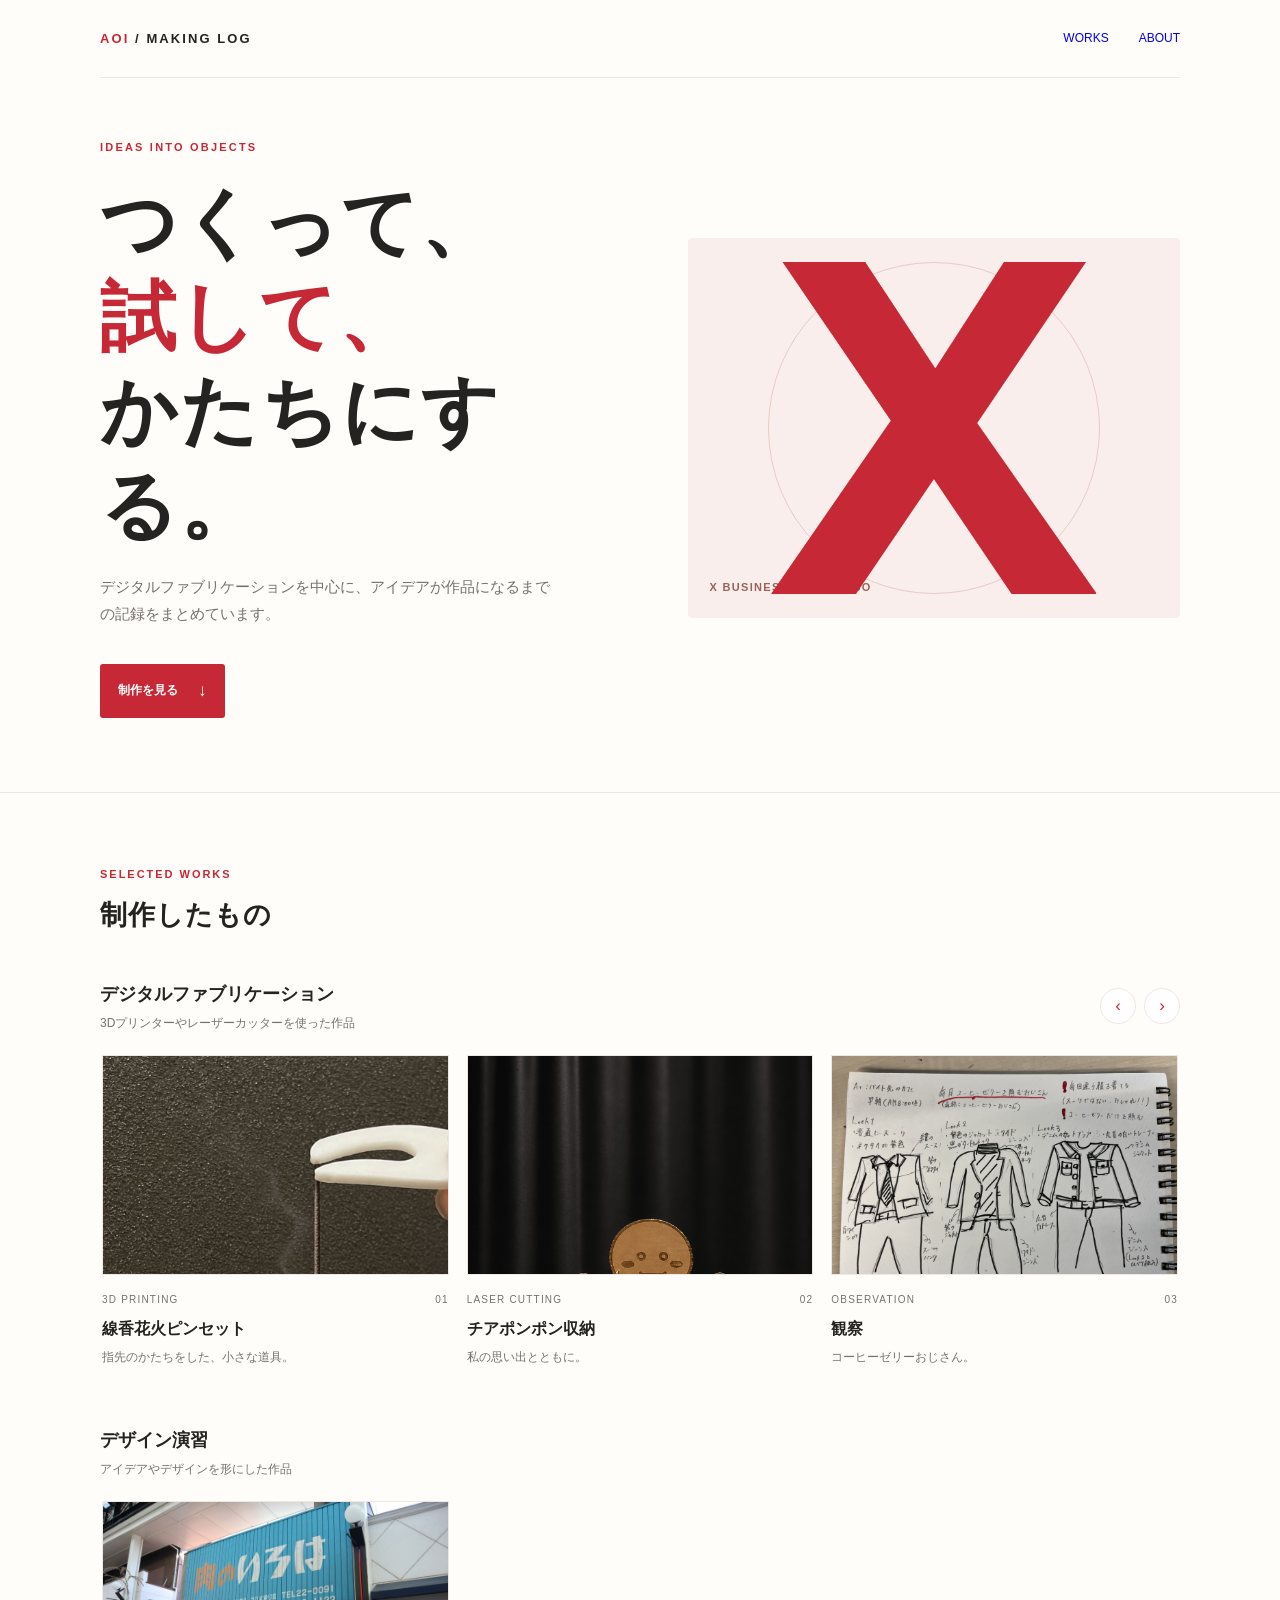
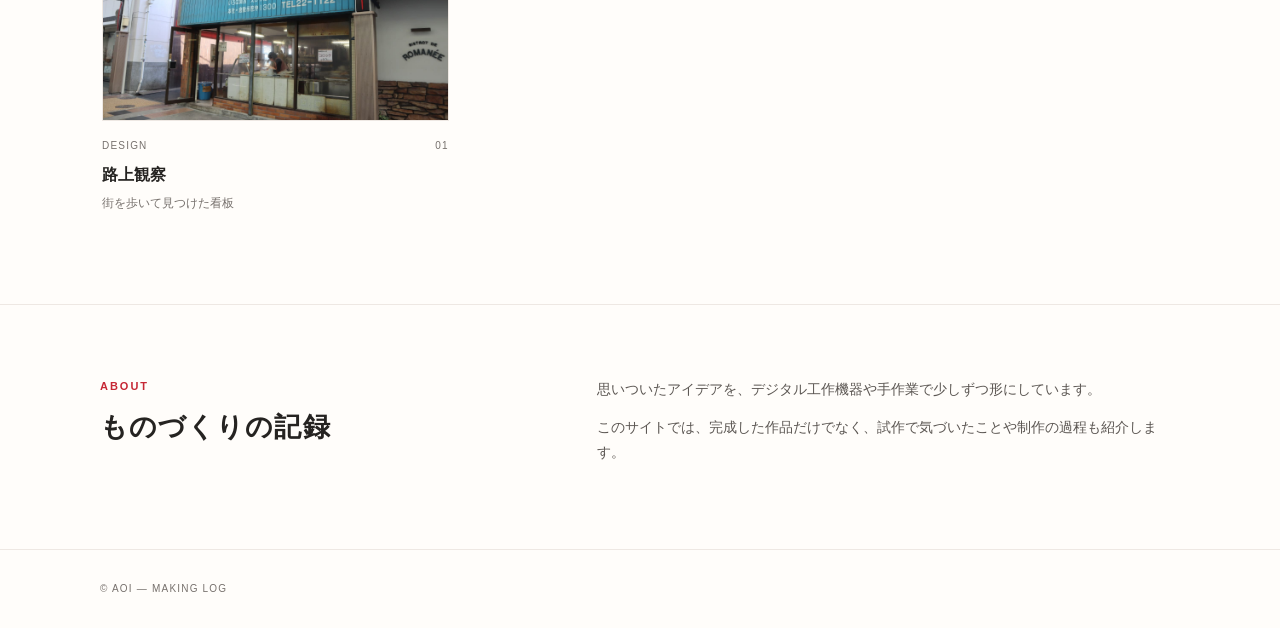
<file: index.html>
<head>
   <!doctype html>
<html lang="ja">
<head>
  <meta charset="utf-8">
  <meta name="viewport" content="width=device-width, initial-scale=1">
  <meta name="description" content="アイデアを試して、手を動かして、かたちにする。制作記録と作品をまとめたポートフォリオ。">
  <title>AOI — 制作ポートフォリオ</title>
  <style>
    :root {
      --red: #c62835;
      --red-dark: #8f1725;
      --ink: #252321;
      --muted: #77716d;
      --paper: #fffdfa;
      --line: #eee8e3;
      --pink: #f9eeec;
    }

    * {
      box-sizing: border-box;
    }

    html {
      scroll-behavior: smooth;
    }

    body {
      margin: 0;
      color: var(--ink);
      background: var(--paper);
      font-family: "Helvetica Neue", Arial, "Hiragino Kaku Gothic ProN",
        "Noto Sans JP", sans-serif;
      line-height: 1.8;
    }

    .wrap {
      width: min(1080px, calc(100% - 48px));
      margin: auto;
    }

    header {
      height: 78px;
      display: flex;
      align-items: center;
      justify-content: space-between;
      border-bottom: 1px solid var(--line);
    }

    .brand {
      color: var(--ink);
      font-size: 13px;
      font-weight: 800;
      letter-spacing: 0.16em;
      text-decoration: none;
    }

    .brand b {
      color: var(--red);
    }

    nav {
      display: flex;
      gap: 30px;
      color: var(--muted);
      font-size: 12px;
    }

    nav a {
      text-decoration: none;
      transition: color 0.2s;
    }

    nav a:hover {
      color: var(--red);
    }

    .hero {
      min-height: 570px;
      display: grid;
      grid-template-columns: 1.04fr 0.96fr;
      align-items: center;
      gap: 5%;
      padding: 60px 0 74px;
    }

    .eyebrow {
      color: var(--red);
      font-size: 11px;
      font-weight: 700;
      letter-spacing: 0.2em;
    }

    h1 {
      margin: 18px 0 20px;
      font-size: clamp(44px, 6vw, 76px);
      line-height: 1.24;
      letter-spacing: 0.03em;
    }

    h1 span {
      color: var(--red);
    }

    .hero p {
      max-width: 450px;
      color: var(--muted);
      font-size: 15px;
    }

    .cta {
      display: inline-flex;
      align-items: center;
      gap: 20px;
      margin-top: 22px;
      padding: 12px 18px;
      border-radius: 3px;
      color: white;
      background: var(--red);
      font-size: 12px;
      font-weight: 700;
      text-decoration: none;
      transition: 0.2s;
    }

    .cta:hover {
      background: var(--red-dark);
      transform: translateY(-2px);
    }

    .cta span {
      font-size: 17px;
    }

    .hero-visual {
      min-height: 380px;
      position: relative;
      display: grid;
      place-items: center;
      overflow: hidden;
      border-radius: 4px;
      background: var(--pink);
    }

    .hero-visual::before,
    .hero-visual::after {
      content: "";
      position: absolute;
      border: 1px solid #e9cbc5;
      border-radius: 50%;
    }

    .hero-visual::before {
      width: 330px;
      height: 330px;
    }

    .hero-visual::after {
      width: 250px;
      height: 250px;
    }

    .hero-visual.logo {
      background: #f9eeec;
    }

    .hero-visual.logo::after {
      display: none;
    }

    .hero-visual.logo svg {
      position: relative;
      z-index: 1;
      width: min(66%, 330px);
      max-width: 330px;
    }

    .logo-caption {
      position: absolute;
      bottom: 20px;
      left: 22px;
      color: #9b625b;
      font-size: 11px;
      font-weight: 700;
      letter-spacing: 0.12em;
    }

    section {
      padding: 72px 0;
      border-top: 1px solid var(--line);
    }

    .section-top {
      display: flex;
      align-items: flex-end;
      justify-content: space-between;
      gap: 20px;
      margin-bottom: 28px;
    }

    .work-category {
      margin-top: 38px;
    }

    .category-heading {
      display: flex;
      align-items: center;
      justify-content: space-between;
      gap: 16px;
      margin-bottom: 18px;
    }

    .category-heading h3 {
      margin: 0;
      font-size: 18px;
    }

    .category-heading p {
      margin: 3px 0 0;
      color: var(--muted);
      font-size: 12px;
    }

    .category-title {
      display: flex;
      flex-direction: column;
    }

    .empty-category {
      padding: 28px;
      border: 1px dashed #dfc7c1;
      background: #fdf8f5;
      color: var(--muted);
      font-size: 13px;
      text-align: center;
    }

    .label {
      color: var(--red);
      font-size: 11px;
      font-weight: 700;
      letter-spacing: 0.18em;
    }

    h2 {
      margin: 6px 0 0;
      font-size: 27px;
      letter-spacing: 0.04em;
    }

    .slider-buttons {
      display: flex;
      gap: 8px;
    }

    .slider-button {
      width: 36px;
      height: 36px;
      display: grid;
      place-items: center;
      border: 1px solid var(--line);
      border-radius: 50%;
      color: var(--red);
      background: white;
      cursor: pointer;
      font-size: 17px;
      transition: 0.2s;
    }

    .slider-button:hover {
      color: white;
      border-color: var(--red);
      background: var(--red);
    }

    .projects {
      display: flex;
      gap: 18px;
      overflow-x: auto;
      padding: 2px 2px 18px;
      scroll-snap-type: x mandatory;
      scroll-behavior: smooth;
      scrollbar-width: thin;
      scrollbar-color: #d9a3a0 #f4efeb;
    }

    .project {
      flex: 0 0 calc((100% - 36px) / 3);
      min-width: 0;
      color: inherit;
      text-decoration: none;
      scroll-snap-align: start;
    }

    .project-image {
      height: 220px;
      display: grid;
      place-items: center;
      overflow: hidden;
      border: 1px solid var(--line);
      background: #f8f3ef;
      transition: transform 0.25s, box-shadow 0.25s;
    }

    .project:hover .project-image {
      transform: translateY(-4px);
      box-shadow: 0 12px 28px #38252212;
    }

    .project-image svg {
      width: 56%;
      height: 75%;
    }

    .project-image img {
      width: 100%;
      height: 100%;
      object-fit: cover;
    }

    .project:nth-child(2) .project-image {
      background: #f0f1ef;
    }

    .project:nth-child(3) .project-image {
      background: #f5f0eb;
    }

    .project-meta {
      display: flex;
      justify-content: space-between;
      margin-top: 16px;
      color: var(--muted);
      font-size: 10px;
      letter-spacing: 0.12em;
    }

    .project h3 {
      margin: 6px 0 3px;
      font-size: 16px;
    }

    .project p {
      margin: 0;
      color: var(--muted);
      font-size: 12px;
    }

    .about {
      display: grid;
      grid-template-columns: 0.8fr 1.2fr;
      gap: 10%;
      align-items: start;
    }

    .about-copy {
      color: #5c5753;
      font-size: 14px;
    }

    .about-copy p {
      margin: 0 0 12px;
    }

    footer {
      padding: 30px 0;
      border-top: 1px solid var(--line);
      color: var(--muted);
      font-size: 10px;
      letter-spacing: 0.12em;
    }

    @media (max-width: 720px) {
      .wrap {
        width: min(100% - 36px, 540px);
      }

      header {
        height: 66px;
      }

      nav {
        gap: 16px;
        font-size: 10px;
      }

      .hero {
        grid-template-columns: 1fr;
        gap: 34px;
        padding: 48px 0 58px;
      }

      .hero-visual {
        min-height: 300px;
      }

      .project {
        flex-basis: calc((100% - 14px) / 2);
      }

      .project-image {
        height: 180px;
      }

      section {
        padding: 54px 0;
      }

      .about {
        grid-template-columns: 1fr;
        gap: 18px;
      }
    }

    @media (max-width: 460px) {
      nav {
        gap: 10px;
      }

      .project {
        flex-basis: 84%;
      }

      .project-image {
        height: 230px;
      }

      .section-top {
        align-items: flex-start;
      }
    }
  </style>
</head>

<body>
  <header class="wrap">
    <a class="brand" href="#top"><b>AOI</b> / MAKING LOG</a>
    <nav>
      <a href="#works">WORKS</a>
      <a href="#about">ABOUT</a>
    </nav>
  </header>

  <main id="top">
    <div class="wrap hero">
      <div>
        <div class="eyebrow">IDEAS INTO OBJECTS</div>
        <h1>つくって、<br><span>試して、</span><br>かたちにする。</h1>
        <p>デジタルファブリケーションを中心に、アイデアが作品になるまでの記録をまとめています。</p>
        <a class="cta" href="#works">制作を見る <span>↓</span></a>
      </div>

      <div class="hero-visual logo" aria-label="赤く着色したXビジネスのロゴ">
        <svg viewBox="0 0 542 553" role="img" aria-labelledby="logo-title">
          <title id="logo-title">赤いXビジネスロゴ</title>
          <defs>
            <filter id="red-logo" color-interpolation-filters="sRGB">
              <feColorMatrix
                type="matrix"
                values="0 0 0 0 0.776
                        0 0 0 0 0.157
                        0 0 0 0 0.208
                        -0.2126 -0.7152 -0.0722 0 1"/>
            </filter>
          </defs>
          <image
            href="https://aochan52.github.io/xbp/digi_fab/images/0_XBlogo.png"
            width="542"
            height="553"
            filter="url(#red-logo)"/>
        </svg>
        <div class="logo-caption">X BUSINESS / RED LOGO</div>
      </div>
    </div>

    <section id="works">
      <div class="wrap">
        <div class="section-top">
          <div>
            <div class="label">SELECTED WORKS</div>
            <h2>制作したもの</h2>
          </div>
        </div>

        <div class="work-category">
          <div class="category-heading">
            <div class="category-title">
              <h3>デジタルファブリケーション</h3>
              <p>3Dプリンターやレーザーカッターを使った作品</p>
            </div>

            <div class="slider-buttons">
              <button class="slider-button" type="button" aria-label="前の作品"
                data-slide="-1" data-target="#digital-fab-slider">‹</button>
              <button class="slider-button" type="button" aria-label="次の作品"
                data-slide="1" data-target="#digital-fab-slider">›</button>
            </div>
          </div>

          <div class="projects" id="digital-fab-slider" tabindex="0"
            aria-label="デジタルファブリケーション作品。左右にスクロールできます">

            <a class="project" href="./1.html">
              <div class="project-image">
                <img src="./images/CD580A4E-8CE2-4305-8BE3-6500DBCEDFF5.jpeg"
                  alt="線香花火用ピンセットの写真">
              </div>
              <div class="project-meta">
                <span>3D PRINTING</span><span>01</span>
              </div>
              <h3>線香花火ピンセット</h3>
              <p>指先のかたちをした、小さな道具。</p>
            </a>

            <a class="project" href="./3.html">
              <div class="project-image">
                <img src="./images/8CD78040-A536-43AC-8D39-599B68EE1692.png"
                alt="ポンポン収納完成作品">

              </div>
              <div class="project-meta">
                <span>LASER CUTTING</span><span>02</span>
              </div>
              <h3>チアポンポン収納</h3>
              <p>私の思い出とともに。</p>
            </a>

            <a class="project" href="./4.html">
              <div class="project-image">
                <img src="./images/IMG_1632 2.jpeg" alt="コーヒーゼリーおじさん">
                </div>
              <div class="project-meta">
                <span>OBSERVATION</span><span>03</span>
              </div>
              <h3>観察</h3>
              <p>コーヒーゼリーおじさん。</p>
            </a>
          </div>
        </div>

        
<div class="work-category">
  <div class="category-heading">
    <div class="category-title">
      <h3>デザイン演習</h3>
      <p>アイデアやデザインを形にした作品</p>
    </div>
  </div>

  <div class="projects">
    <a class="project" href="./2.html">
      <div class="project-image">
        <img src="./images/IMG_5404.jpeg" alt="路上観察">
      </div>

      <div class="project-meta">
        <span>DESIGN</span>
        <span>01</span>
      </div>

      <h3>路上観察</h3>
      <p>街を歩いて見つけた看板</p>
    </a>
  </div>
</div>
        
  
  
          </div>
        </div>
      </div>
    </section>

    <section id="about">
      <div class="wrap about">
        <div>
          <div class="label">ABOUT</div>
          <h2>ものづくりの記録</h2>
        </div>
        <div class="about-copy">
          <p>思いついたアイデアを、デジタル工作機器や手作業で少しずつ形にしています。</p>
          <p>このサイトでは、完成した作品だけでなく、試作で気づいたことや制作の過程も紹介します。</p>
        </div>
      </div>
    </section>
  </main>

  <footer>
    <div class="wrap">© AOI — MAKING LOG</div>
  </footer>

  <script>
    document.querySelectorAll("[data-slide]").forEach((button) => {
      button.addEventListener("click", () => {
        const slider = document.querySelector(button.dataset.target);
        const card = slider.querySelector(".project");
        const gap = 18;

        slider.scrollBy({
          left:
            (card.getBoundingClientRect().width + gap) *
            Number(button.dataset.slide),
          behavior: "smooth"
        });
      });
    });
  </script>
</body>
</html> 
</head>
<body>
</file>
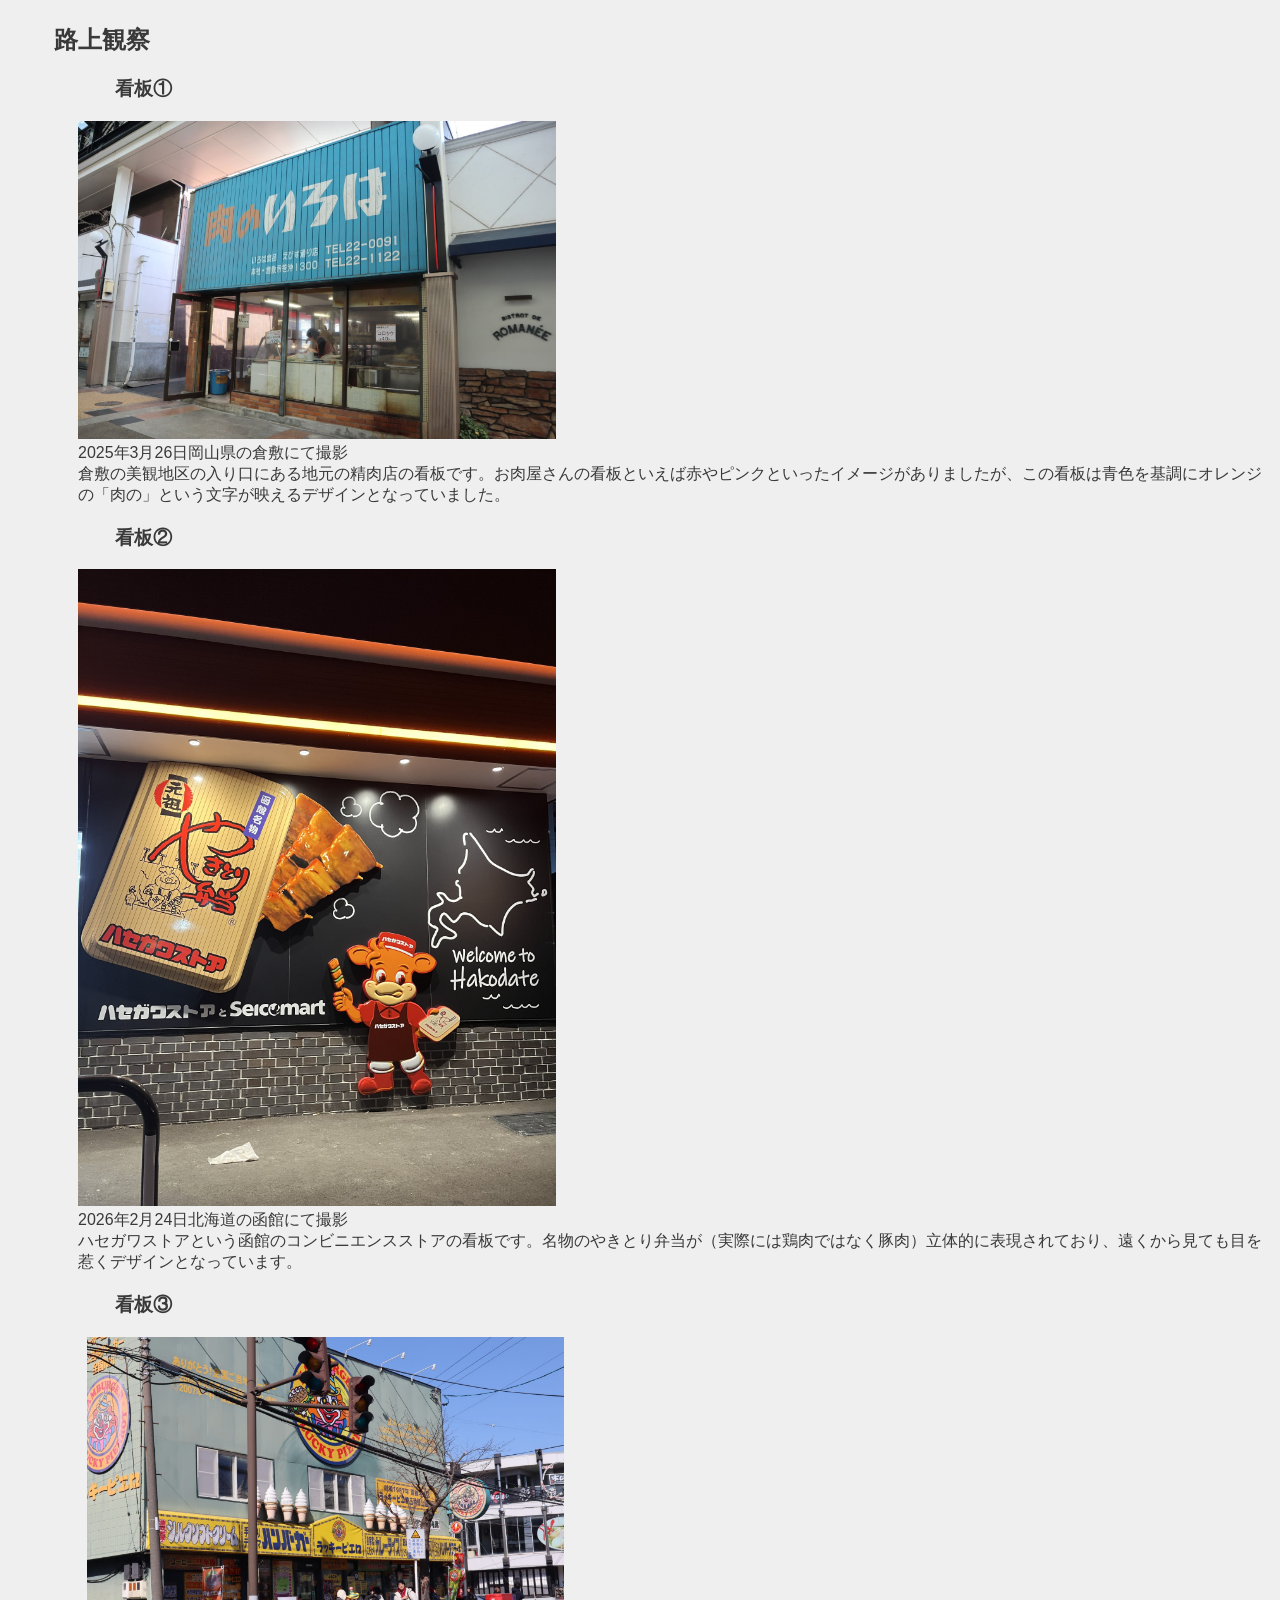
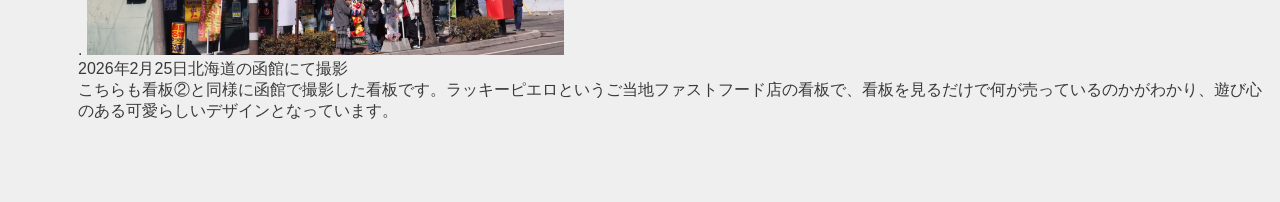
<file: 2.html>
<!DOCTYPE html>
<html lang="jp">
<head>
    <!-- ⑥↓タイトルを変えてみよう -->
    <title>路上観察</title>
    <!-- ⑤スタイルシートの設定をしよう -->
    <!-- h1.htmlからある行をコピペしてくればOK -->
    <link rel="stylesheet" href="./css/style.css">
</head><body>
    <h2>路上観察</h2>
    <!-- 塊ごとにdivタグで区切るようにしましょう。 -->
    <div>
        <h3>看板①</h3>        <img src="./images/IMG_5404.jpeg" width="40%"><br>
        2025年3月26日岡山県の倉敷にて撮影<br>
        倉敷の美観地区の入り口にある地元の精肉店の看板です。お肉屋さんの看板といえば赤やピンクといったイメージがありましたが、この看板は青色を基調にオレンジの「肉の」という文字が映えるデザインとなっていました。<br>

        <h3>看板②</h3>       <img src="./images/IMG_5961.jpeg" width="40%"><br>
        2026年2月24日北海道の函館にて撮影<br>
ハセガワストアという函館のコンビニエンスストアの看板です。名物のやきとり弁当が（実際には鶏肉ではなく豚肉）立体的に表現されており、遠くから見ても目を惹くデザインとなっています。<br>

        <h3>看板③</h3>.     <img src="./images/IMG_6096.jpeg" width="40%"><br>
        2026年2月25日北海道の函館にて撮影<br>
        こちらも看板②と同様に函館で撮影した看板です。ラッキーピエロというご当地ファストフード店の看板で、看板を見るだけで何が売っているのかがわかり、遊び心のある可愛らしいデザインとなっています。
</file>
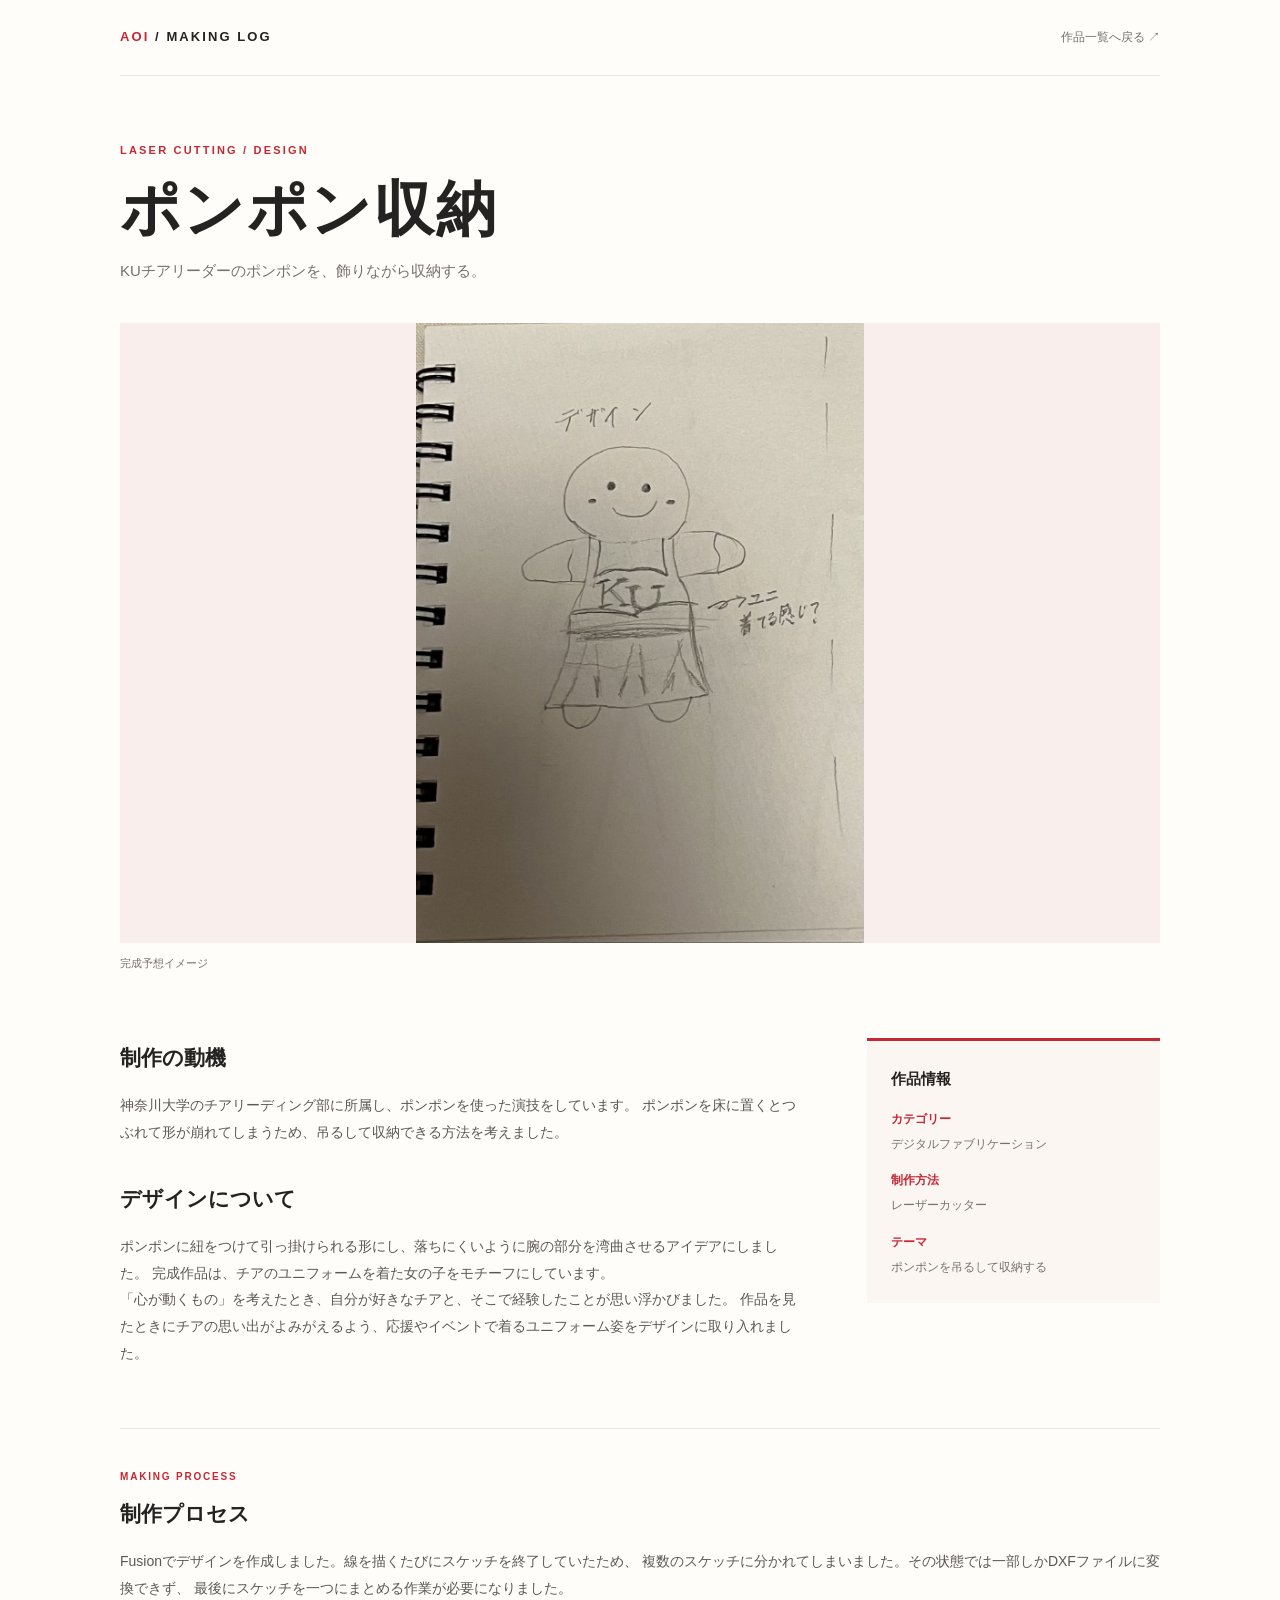
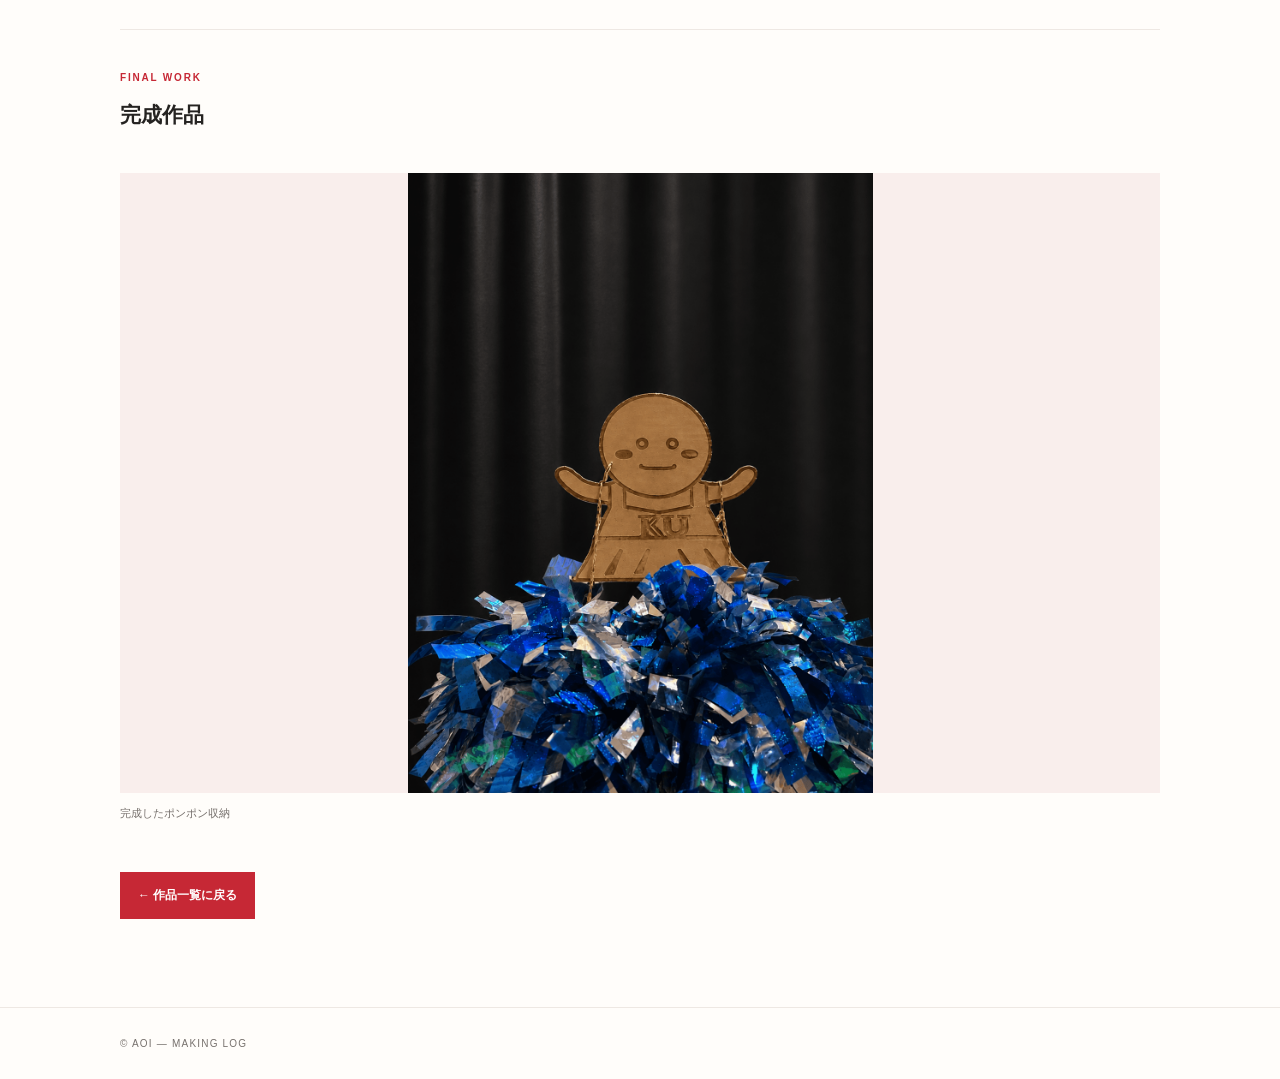
<file: 3.html>
<!DOCTYPE html>
<html lang="ja">
<head>
  <meta charset="UTF-8">
  <meta name="viewport" content="width=device-width, initial-scale=1">
  <meta name="description" content="KUチアリーダーのポンポンを飾りながら収納するレーザーカッター作品の制作記録。">
  <title>ポンポン収納 | AOI — MAKING LOG</title>

  <style>
    :root {
      --red: #c62835;
      --red-dark: #8f1725;
      --ink: #252321;
      --muted: #77716d;
      --paper: #fffdfa;
      --line: #eee8e3;
      --pink: #f9eeec;
    }

    * {
      box-sizing: border-box;
    }

    html {
      scroll-behavior: smooth;
    }

    body {
      margin: 0;
      color: var(--ink);
      background: var(--paper);
      font-family: "Helvetica Neue", Arial, "Hiragino Kaku Gothic ProN",
        "Noto Sans JP", sans-serif;
      line-height: 1.9;
    }

    a {
      color: inherit;
    }

    .wrap {
      width: min(1040px, calc(100% - 48px));
      margin: 0 auto;
    }

    .site-header {
      height: 76px;
      display: flex;
      align-items: center;
      justify-content: space-between;
      border-bottom: 1px solid var(--line);
    }

    .brand {
      color: var(--ink);
      font-size: 13px;
      font-weight: 800;
      letter-spacing: 0.16em;
      text-decoration: none;
    }

    .brand span {
      color: var(--red);
    }

    .back-link {
      color: var(--muted);
      font-size: 12px;
      text-decoration: none;
    }

    .back-link:hover {
      color: var(--red);
    }

    main {
      padding: 64px 0 88px;
    }

    .eyebrow {
      color: var(--red);
      font-size: 11px;
      font-weight: 700;
      letter-spacing: 0.2em;
    }

    h1 {
      margin: 10px 0 8px;
      font-size: clamp(36px, 6vw, 60px);
      line-height: 1.3;
      letter-spacing: 0.04em;
    }

    .lead {
      margin: 0;
      color: var(--muted);
      font-size: 15px;
    }

    .hero-photo {
      margin: 38px 0 0;
      overflow: hidden;
      background: var(--pink);
    }

    .hero-photo img {
      display: block;
      width: 100%;
      max-height: 620px;
      object-fit: contain;
    }

    .photo-caption {
      margin-top: 10px;
      color: var(--muted);
      font-size: 11px;
    }

    .story {
      display: grid;
      grid-template-columns: 1.4fr 0.6fr;
      gap: 64px;
      margin-top: 64px;
    }

    .story h2,
    .process h2 {
      margin: 0 0 14px;
      font-size: 21px;
    }

    .story article section {
      margin-bottom: 34px;
    }

    .story p,
    .process p {
      margin: 0;
      color: #5c5753;
      font-size: 14px;
    }

    .info {
      align-self: start;
      padding: 24px;
      border-top: 3px solid var(--red);
      background: #fbf6f2;
    }

    .info h2 {
      margin: 0 0 12px;
      font-size: 15px;
    }

    .info dl {
      margin: 0;
      font-size: 12px;
    }

    .info dt {
      margin-top: 14px;
      color: var(--red);
      font-weight: 700;
    }

    .info dd {
      margin: 2px 0 0;
      color: var(--muted);
    }

    .section-label {
      margin-bottom: 8px;
      color: var(--red);
      font-size: 10px;
      font-weight: 700;
      letter-spacing: 0.18em;
    }

    .process {
      margin-top: 28px;
      padding-top: 38px;
      border-top: 1px solid var(--line);
    }

    .back-button {
      display: inline-block;
      margin-top: 48px;
      padding: 12px 18px;
      color: white;
      background: var(--red);
      font-size: 12px;
      font-weight: 700;
      text-decoration: none;
      transition: background 0.2s;
    }

    .back-button:hover {
      background: var(--red-dark);
    }

    footer {
      padding: 26px 0;
      border-top: 1px solid var(--line);
      color: var(--muted);
      font-size: 10px;
      letter-spacing: 0.12em;
    }

    @media (max-width: 700px) {
      .wrap {
        width: calc(100% - 36px);
      }

      main {
        padding: 44px 0 64px;
      }

      .story {
        grid-template-columns: 1fr;
        gap: 28px;
        margin-top: 42px;
      }

      .hero-photo img {
        max-height: 480px;
      }
    }
  </style>
</head>

<body>
  <header class="site-header wrap">
    <a class="brand" href="../index.html">
      <span>AOI</span> / MAKING LOG
    </a>
    <a class="back-link" href="../index.html#works">
      作品一覧へ戻る ↗
    </a>
  </header>

  <main class="wrap">
    <div class="eyebrow">LASER CUTTING / DESIGN</div>
    <h1>ポンポン収納</h1>
    <p class="lead">KUチアリーダーのポンポンを、飾りながら収納する。</p>

    <figure class="hero-photo">
      <img
        src="./images/IMG_1704.jpeg"
        alt="ポンポン収納の完成予想イメージ"
      >
    </figure>
    <div class="photo-caption">完成予想イメージ</div>

    <div class="story">
      <article>
        <section>
          <h2>制作の動機</h2>
          <p>
            神奈川大学のチアリーディング部に所属し、ポンポンを使った演技をしています。
            ポンポンを床に置くとつぶれて形が崩れてしまうため、吊るして収納できる方法を考えました。
          </p>
        </section>

        <section>
          <h2>デザインについて</h2>
          <p>
            ポンポンに紐をつけて引っ掛けられる形にし、落ちにくいように腕の部分を湾曲させるアイデアにしました。
            完成作品は、チアのユニフォームを着た女の子をモチーフにしています。
          </p>
          <p>
            「心が動くもの」を考えたとき、自分が好きなチアと、そこで経験したことが思い浮かびました。
            作品を見たときにチアの思い出がよみがえるよう、応援やイベントで着るユニフォーム姿をデザインに取り入れました。
          </p>
        </section>
      </article>

      <aside class="info">
        <h2>作品情報</h2>
        <dl>
          <dt>カテゴリー</dt>
          <dd>デジタルファブリケーション</dd>

          <dt>制作方法</dt>
          <dd>レーザーカッター</dd>

          <dt>テーマ</dt>
          <dd>ポンポンを吊るして収納する</dd>
        </dl>
      </aside>
    </div>

    <section class="process">
      <div class="section-label">MAKING PROCESS</div>
      <h2>制作プロセス</h2>
      <p>
        Fusionでデザインを作成しました。線を描くたびにスケッチを終了していたため、
        複数のスケッチに分かれてしまいました。その状態では一部しかDXFファイルに変換できず、
        最後にスケッチを一つにまとめる作業が必要になりました。
      </p>
    </section>

    <section class="process">
      <div class="section-label">FINAL WORK</div>
      <h2>完成作品</h2>
      <figure class="hero-photo">
        <img
          src="./images/8CD78040-A536-43AC-8D39-599B68EE1692.png"
          alt="完成したポンポン収納作品"
        >
      </figure>
      <div class="photo-caption">完成したポンポン収納</div>
    </section>

    <a class="back-button" href="../index.html#works">
      ← 作品一覧に戻る
    </a>
  </main>

  <footer>
    <div class="wrap">© AOI — MAKING LOG</div>
  </footer>
</body>
</html>
</file>
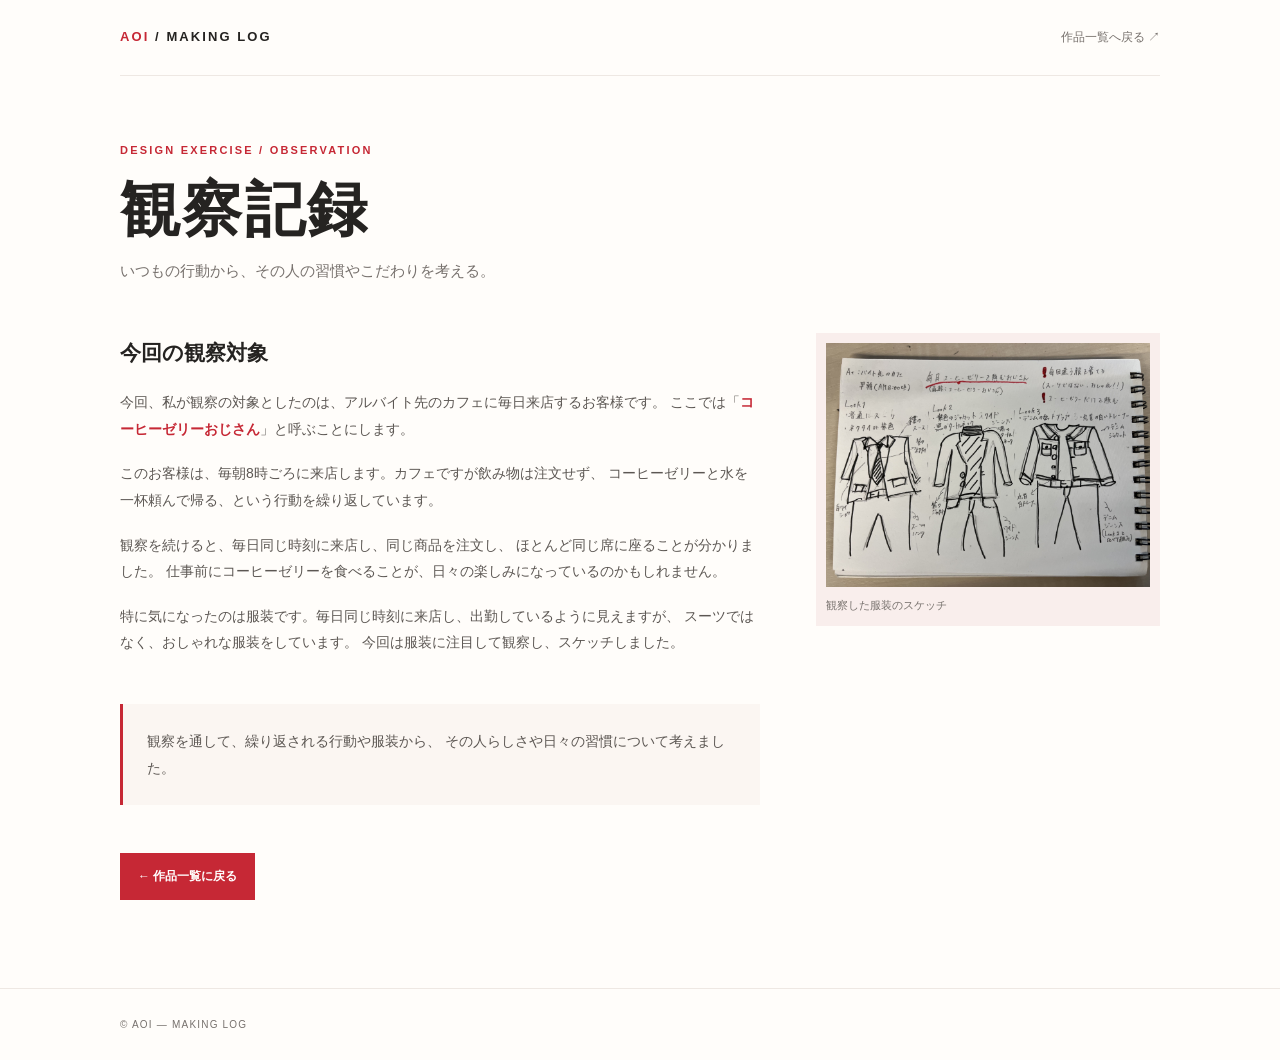
<file: 4.html>
<!DOCTYPE html>
<html lang="ja">
<head>
  <meta charset="UTF-8">
  <meta name="viewport" content="width=device-width, initial-scale=1">
  <title>観察記録 | AOI — MAKING LOG</title>

  <style>
    :root {
      --red: #c62835;
      --red-dark: #8f1725;
      --ink: #252321;
      --muted: #77716d;
      --paper: #fffdfa;
      --line: #eee8e3;
      --pink: #f9eeec;
    }

    * {
      box-sizing: border-box;
    }

    body {
      margin: 0;
      color: var(--ink);
      background: var(--paper);
      font-family: "Helvetica Neue", Arial, "Hiragino Kaku Gothic ProN",
        "Noto Sans JP", sans-serif;
      line-height: 1.9;
    }

    .wrap {
      width: min(1040px, calc(100% - 48px));
      margin: 0 auto;
    }

    header {
      height: 76px;
      display: flex;
      align-items: center;
      justify-content: space-between;
      border-bottom: 1px solid var(--line);
    }

    .brand {
      color: var(--ink);
      font-size: 13px;
      font-weight: 800;
      letter-spacing: 0.16em;
      text-decoration: none;
    }

    .brand span,
    .eyebrow {
      color: var(--red);
    }

    .back-link {
      color: var(--muted);
      font-size: 12px;
      text-decoration: none;
    }

    .back-link:hover {
      color: var(--red);
    }

    main {
      padding: 64px 0 88px;
    }

    .eyebrow {
      font-size: 11px;
      font-weight: 700;
      letter-spacing: 0.2em;
    }

    h1 {
      margin: 10px 0 8px;
      font-size: clamp(36px, 6vw, 60px);
      line-height: 1.3;
      letter-spacing: 0.04em;
    }

    .lead {
      margin: 0;
      color: var(--muted);
      font-size: 15px;
    }

    .story {
      display: grid;
      grid-template-columns: 1.3fr 0.7fr;
      gap: 56px;
      margin-top: 48px;
      align-items: start;
    }

    h2 {
      margin: 0 0 16px;
      font-size: 21px;
    }

    .description p {
      margin: 0 0 18px;
      color: #5c5753;
      font-size: 14px;
    }

    .nickname {
      color: var(--red);
      font-weight: 700;
    }

    .photo {
      margin: 0;
      padding: 10px;
      background: var(--pink);
    }

    .photo img {
      display: block;
      width: 100%;
      height: auto;
    }

    .photo figcaption {
      padding-top: 8px;
      color: var(--muted);
      font-size: 11px;
    }

    .note {
      margin-top: 48px;
      padding: 24px;
      border-left: 3px solid var(--red);
      background: #fbf6f2;
      color: #5c5753;
      font-size: 14px;
    }

    .back-button {
      display: inline-block;
      margin-top: 48px;
      padding: 12px 18px;
      color: white;
      background: var(--red);
      font-size: 12px;
      font-weight: 700;
      text-decoration: none;
      transition: background 0.2s;
    }

    .back-button:hover {
      background: var(--red-dark);
    }

    footer {
      padding: 26px 0;
      border-top: 1px solid var(--line);
      color: var(--muted);
      font-size: 10px;
      letter-spacing: 0.12em;
    }

    @media (max-width: 700px) {
      .wrap {
        width: calc(100% - 36px);
      }

      main {
        padding: 44px 0 64px;
      }

      .story {
        grid-template-columns: 1fr;
        gap: 28px;
        margin-top: 36px;
      }
    }
  </style>
</head>

<body>
  <header class="wrap">
    <a class="brand" href="../index.html">
      <span>AOI</span> / MAKING LOG
    </a>
    <a class="back-link" href="../index.html#works">作品一覧へ戻る ↗</a>
  </header>

  <main class="wrap">
    <div class="eyebrow">DESIGN EXERCISE / OBSERVATION</div>
    <h1>観察記録</h1>
    <p class="lead">いつもの行動から、その人の習慣やこだわりを考える。</p>

    <div class="story">
      <section class="description">
        <h2>今回の観察対象</h2>

        <p>
          今回、私が観察の対象としたのは、アルバイト先のカフェに毎日来店するお客様です。
          ここでは「<span class="nickname">コーヒーゼリーおじさん</span>」と呼ぶことにします。
        </p>

        <p>
          このお客様は、毎朝8時ごろに来店します。カフェですが飲み物は注文せず、
          コーヒーゼリーと水を一杯頼んで帰る、という行動を繰り返しています。
        </p>

        <p>
          観察を続けると、毎日同じ時刻に来店し、同じ商品を注文し、
          ほとんど同じ席に座ることが分かりました。
          仕事前にコーヒーゼリーを食べることが、日々の楽しみになっているのかもしれません。
        </p>

        <p>
          特に気になったのは服装です。毎日同じ時刻に来店し、出勤しているように見えますが、
          スーツではなく、おしゃれな服装をしています。
          今回は服装に注目して観察し、スケッチしました。
        </p>

        <div class="note">
          観察を通して、繰り返される行動や服装から、
          その人らしさや日々の習慣について考えました。
        </div>
      </section>

      <figure class="photo">
        <img
          src="./images/IMG_1632%202.jpeg"
          alt="観察対象の服装を描いたスケッチ"
        >
        <figcaption>観察した服装のスケッチ</figcaption>
      </figure>
    </div>

    <a class="back-button" href="../index.html#works">
      ← 作品一覧に戻る
    </a>
  </main>

  <footer>
    <div class="wrap">© AOI — MAKING LOG</div>
  </footer>
</body>
</html>
</file>
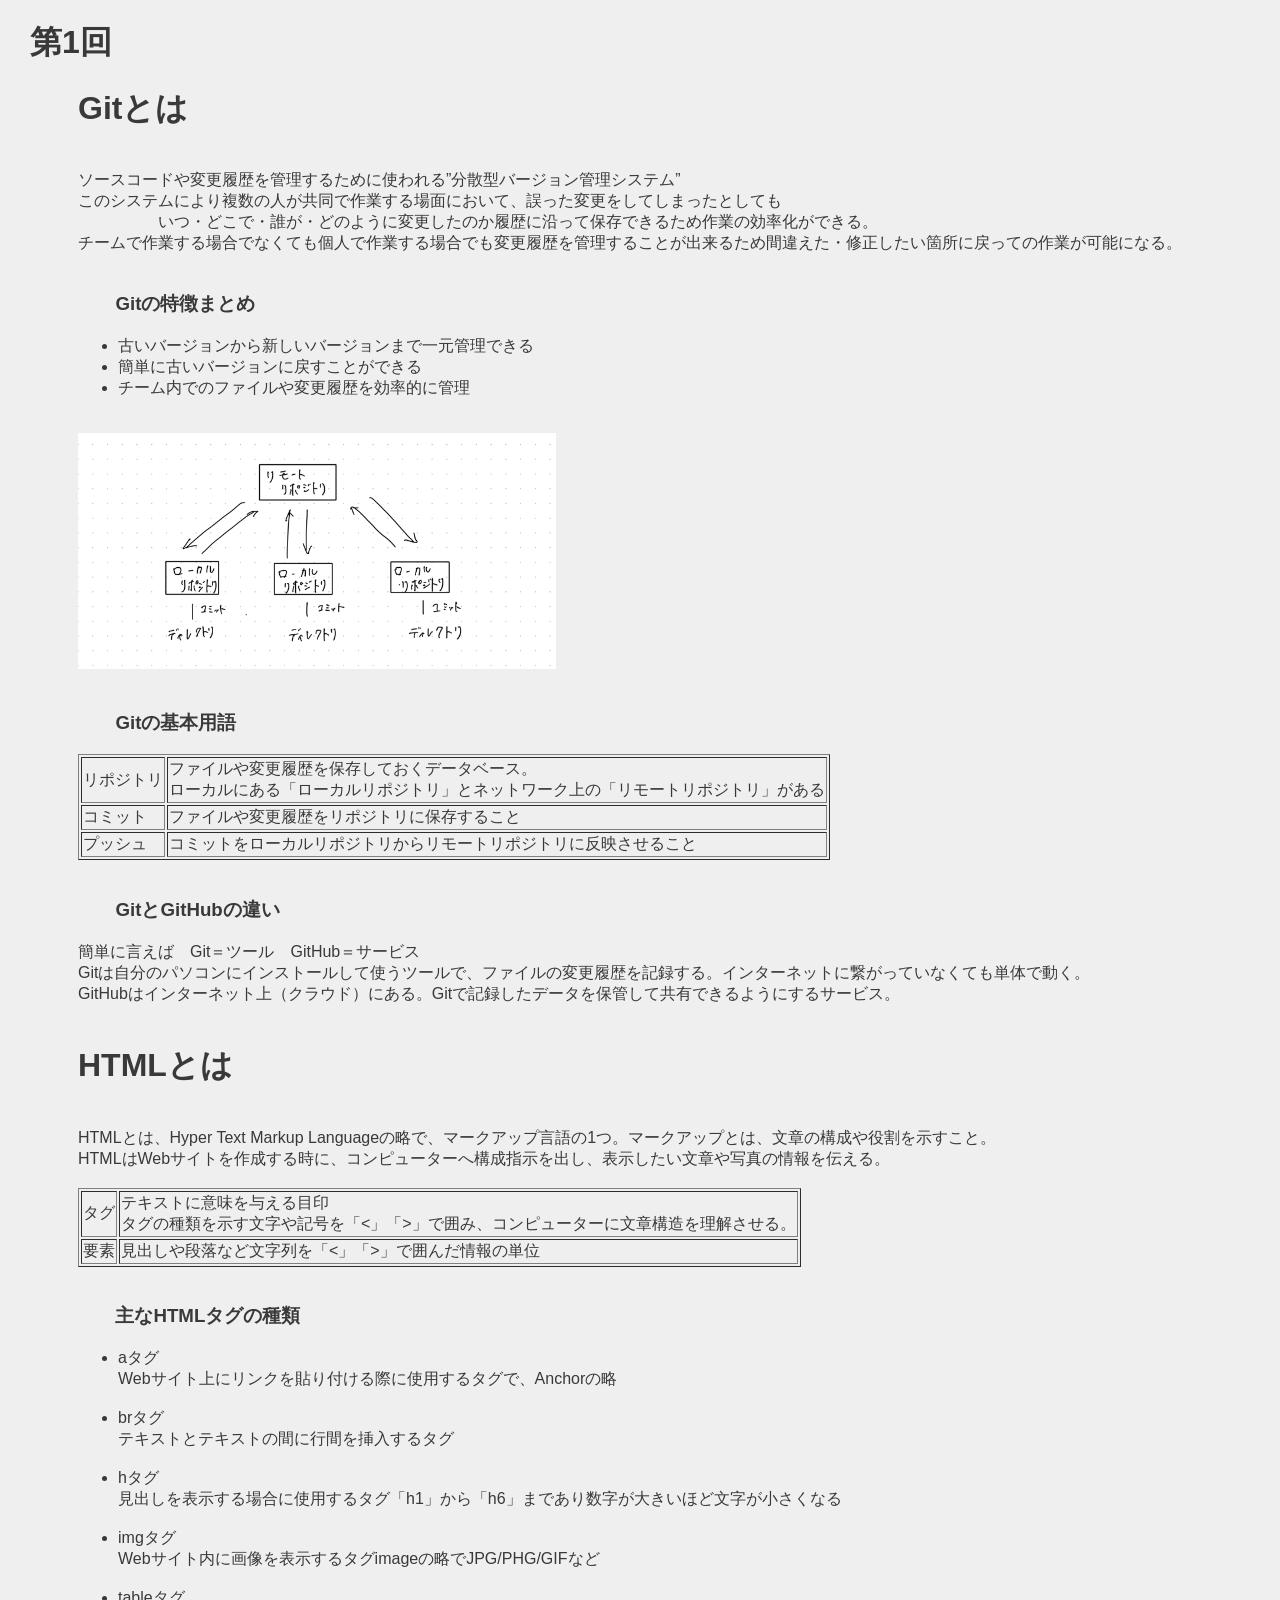
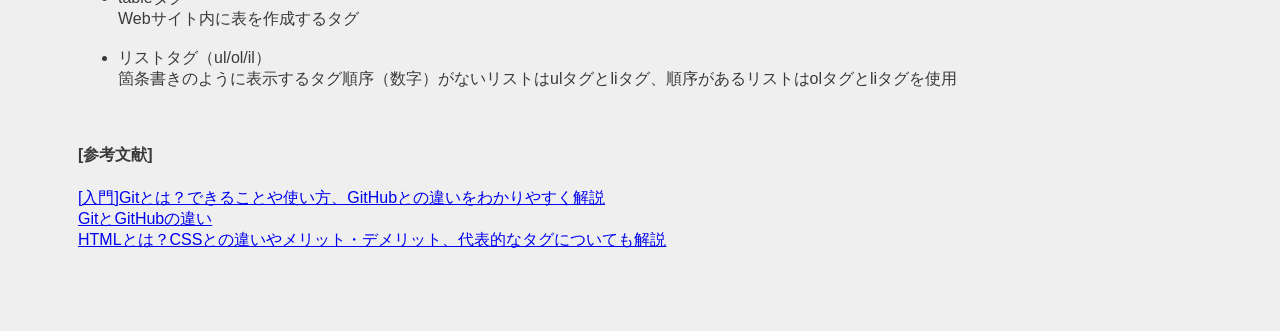
<file: de12/1.html>
<!DOCTYPE html>
<html lang="jp">
<head>
    <!-- ⑥↓タイトルを変えてみよう -->
    <title>あおいの課題</title>
    <!-- ⑤スタイルシートの設定をしよう -->
    <!-- h1.htmlからある行をコピペしてくればOK -->
    <link rel="stylesheet" href="./css/style.css">
</head><body>
    <h1>第1回</h1>
    <!-- 塊ごとにdivタグで区切るようにしましょう。 -->
    <div>
         <h1>Gitとは</h1><br>
         ソースコードや変更履歴を管理するために使われる”分散型バージョン管理システム”<br>
        このシステムにより複数の人が共同で作業する場面において、誤った変更をしてしまったとしても<br>
　　　　　いつ・どこで・誰が・どのように変更したのか履歴に沿って保存できるため作業の効率化ができる。<br>
       チームで作業する場合でなくても個人で作業する場合でも変更履歴を管理することが出来るため間違えた・修正したい箇所に戻っての作業が可能になる。<br>
        <br>
        <h3>Gitの特徴まとめ</h3>
        <ul>
                        <li>古いバージョンから新しいバージョンまで一元管理できる</li>
                        <li>簡単に古いバージョンに戻すことができる</li>
                        <li>チーム内でのファイルや変更履歴を効率的に管理</li>   
        </ul>
        <br>
        <img src="./images/スクリーンショット 2026-10-08 9.43.44.png" width="40%"><br>
        <br>
        <h3>Gitの基本用語</h3>
        <table border="1">
         <tr>
          <td>リポジトリ</td>
          <td>ファイルや変更履歴を保存しておくデータベース。<br>
          ローカルにある「ローカルリポジトリ」とネットワーク上の「リモートリポジトリ」がある
          </td>
        </tr>
    
         <tr>
           <td>コミット</td>
           <td>ファイルや変更履歴をリポジトリに保存すること</td>
        </tr>
        
        <tr>
          <td>プッシュ</td>
          <td>コミットをローカルリポジトリからリモートリポジトリに反映させること</td>
       </tr>
  </table>
  <br>
  <h3>GitとGitHubの違い</h3>
簡単に言えば　Git＝ツール　GitHub＝サービス<br>
Gitは自分のパソコンにインストールして使うツールで、ファイルの変更履歴を記録する。インターネットに繋がっていなくても単体で動く。<br>
GitHubはインターネット上（クラウド）にある。Gitで記録したデータを保管して共有できるようにするサービス。<br>
<br>
<h1>HTMLとは</h1><br>
HTMLとは、Hyper Text Markup Languageの略で、マークアップ言語の1つ。マークアップとは、文章の構成や役割を示すこと。<br>
HTMLはWebサイトを作成する時に、コンピューターへ構成指示を出し、表示したい文章や写真の情報を伝える。<br>
<br>
<table border="1">
    <tr>
      <td>タグ</td>
      <td>テキストに意味を与える目印<br>
    タグの種類を示す文字や記号を「<」「>」で囲み、コンピューターに文章構造を理解させる。</td>
    </tr>
    <tr>
      <td>要素</td>
      <td>見出しや段落など文字列を「<」「>」で囲んだ情報の単位</td>
    </tr>
  </table>
  
  <br>
  <h3>主なHTMLタグの種類</h3>
<ul>
    <li>aタグ<br>
        Webサイト上にリンクを貼り付ける際に使用するタグで、Anchorの略<br>
        </li>
    <br>
    <li>brタグ<br>
        テキストとテキストの間に行間を挿入するタグ</li>
    <br>
    <li>hタグ<br>
        見出しを表示する場合に使用するタグ「h1」から「h6」まであり数字が大きいほど文字が小さくなる</li>
     <br>
     <li>imgタグ<br>
         Webサイト内に画像を表示するタグimageの略でJPG/PHG/GIFなど</li>
    <br>
    <li>tableタグ<br>
        Webサイト内に表を作成するタグ</li>
    <br>
    <li>リストタグ（ul/ol/il）<br>
        箇条書きのように表示するタグ順序（数字）がないリストはulタグとliタグ、順序があるリストはolタグとliタグを使用
        
</ul>
   <br>
  <h4>[参考文献]</h4>
<a href="./https://www.kagoya.jp/howto/it-glossary/develop/git/">[入門]Gitとは？できることや使い方、GitHubとの違いをわかりやすく解説</a><br>
<a href="./https://terakoya.sejuku.net/question/detail/73652">GitとGitHubの違い</a><br>
<a href="./https://www.u-can.co.jp/course/data/in_html/1459/column/column02.html">HTMLとは？CSSとの違いやメリット・デメリット、代表的なタグについても解説</a>      </div>
     

</body>
</html>
</file>
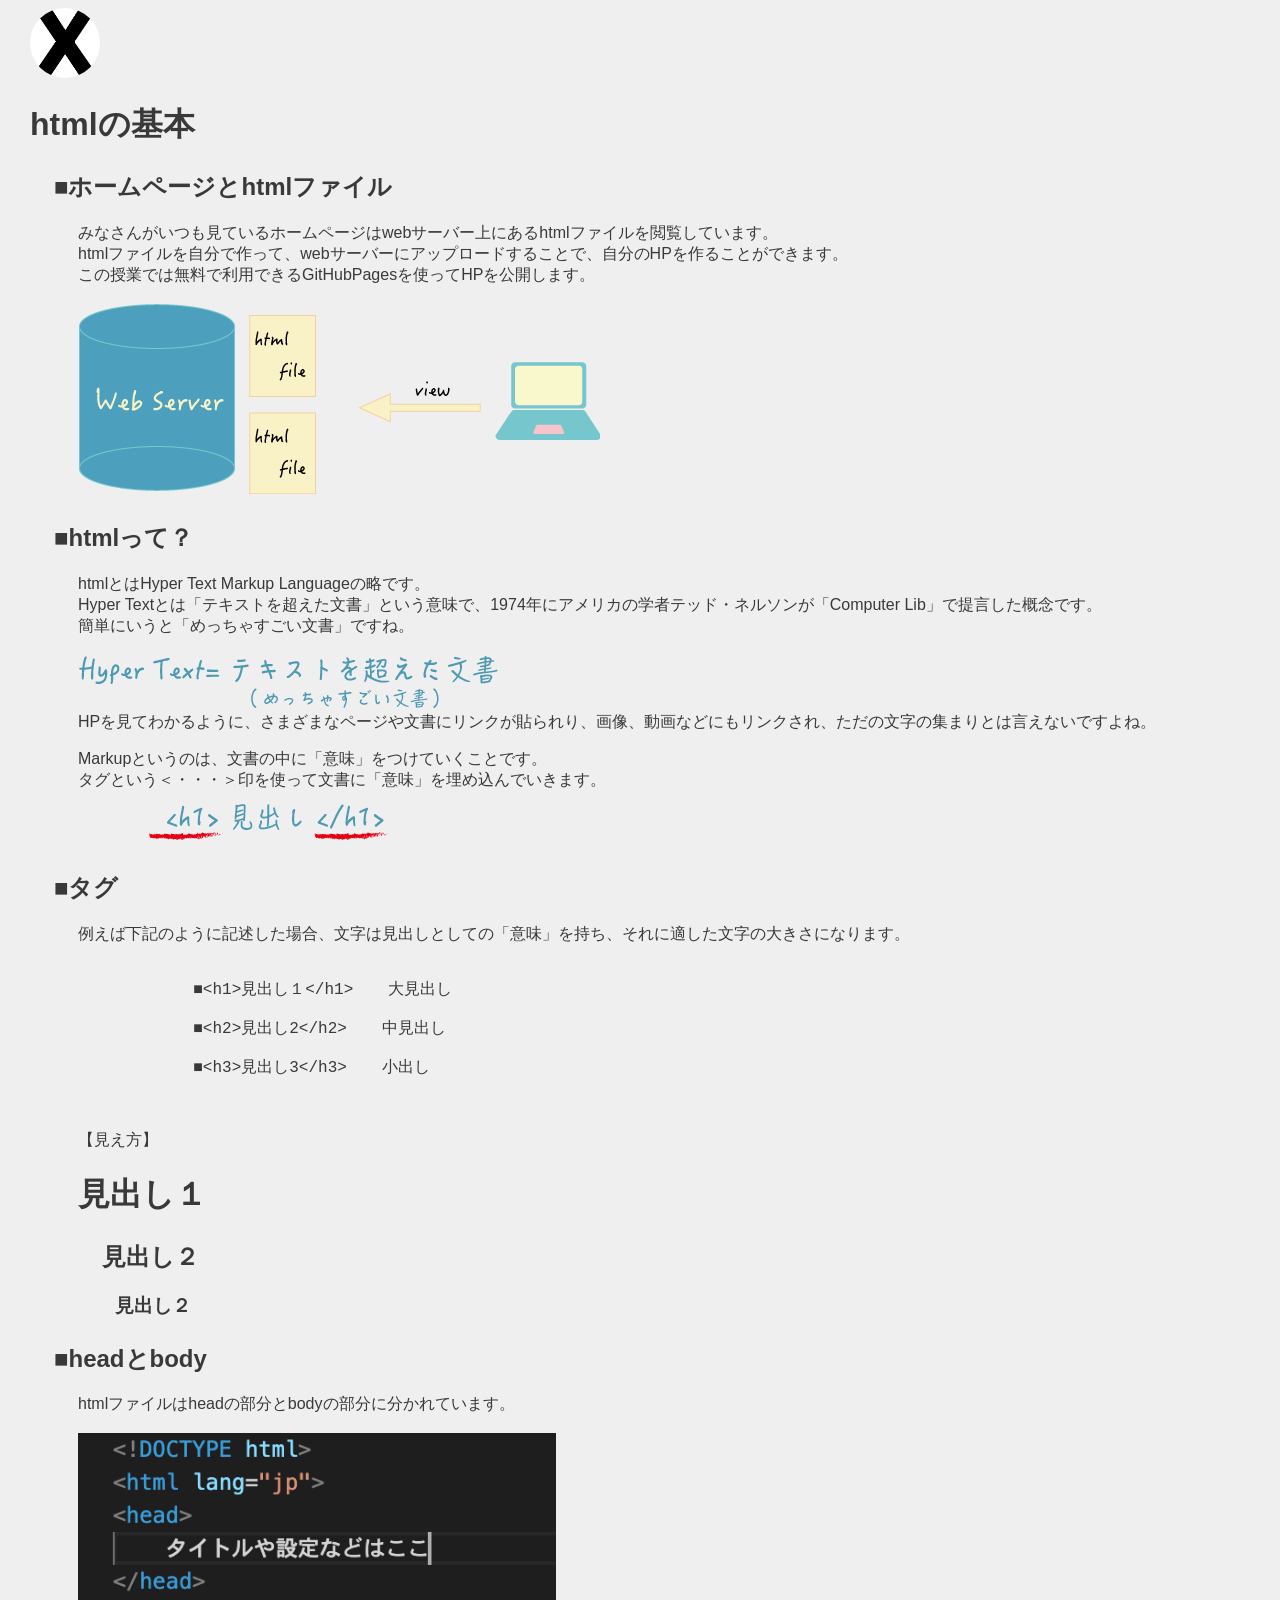
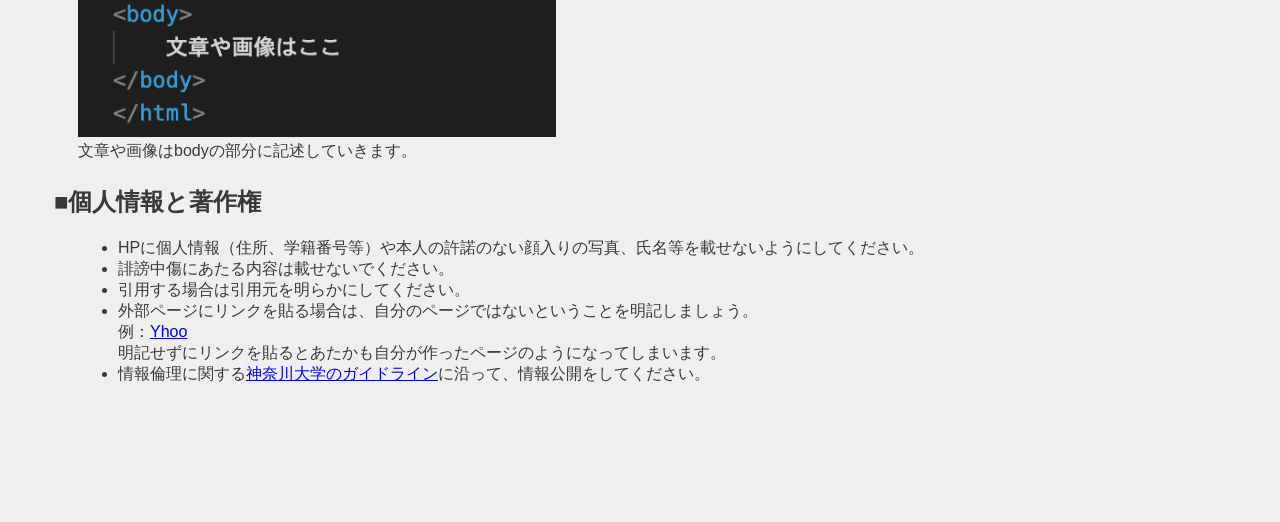
<file: de12/hp1.html>
<!DOCTYPE html>
<html lang="jp">
<head>
    <meta charset="UTF-8">
    <title>html_1</title>
    <link rel="stylesheet" href="./css/style.css">
    <link rel="shortcut icon" href="./images/xbp.ico">
</head>
<body>
    <logotohome>
    <a href="../index.html"><img src="./images/0_XBlogo.png" ></a>
    </logotohome>


    <h1>htmlの基本</h1>
    <h2>■ホームページとhtmlファイル</h2>
        <div>
            みなさんがいつも見ているホームページはwebサーバー上にあるhtmlファイルを閲覧しています。<br>
            htmlファイルを自分で作って、webサーバーにアップロードすることで、自分のHPを作ることができます。<br>
            この授業では無料で利用できるGitHubPagesを使ってHPを公開します。<br><br>
            <img src="./images/webserver_html.png">
        </div>
    <h2>■htmlって？</h2>
    <div>
        htmlとはHyper Text Markup Languageの略です。<br>
        Hyper Textとは「テキストを超えた文書」という意味で、1974年にアメリカの学者テッド・ネルソンが「Computer Lib」で提言した概念です。<br>
        簡単にいうと「めっちゃすごい文書」ですね。<br><br>
        <img src="./images/hypertxt.png"><br>
        HPを見てわかるように、さまざまなページや文書にリンクが貼られり、画像、動画などにもリンクされ、ただの文字の集まりとは言えないですよね。
    </div>
    <div>
        
        Markupというのは、文書の中に「意味」をつけていくことです。<br>
        タグという＜・・・＞印を使って文書に「意味」を埋め込んでいきます。<br>
        <img src="./images/tag.png">

    </div>
    


    <h2>■タグ</h2>
    <div>
        例えば下記のように記述した場合、文字は見出しとしての「意味」を持ち、それに適した文字の大きさになります。<br>
        <xmp>
            ■<h1>見出し１</h1>    大見出し
    
            ■<h2>見出し2</h2>    中見出し
    
            ■<h3>見出し3</h3>    小出し
    
        </xmp>
        【見え方】
        <h1>見出し１</h1>
        <h2>見出し２</h2>
        <h3>見出し２</h3>

    </div>
    
    <h2>■headとbody</h2>
    <div>
    htmlファイルはheadの部分とbodyの部分に分かれています。<br><br>
        <img src="./images/htmlbasic.png" width="40%">
        <br>
        文章や画像はbodyの部分に記述していきます。
    </div>

    <h2>■個人情報と著作権</h2>
    <div>
        <ul>
            <li>HPに個人情報（住所、学籍番号等）や本人の許諾のない顔入りの写真、氏名等を載せないようにしてください。</li>
            <li>誹謗中傷にあたる内容は載せないでください。</li>
            <li>引用する場合は引用元を明らかにしてください。</li>
            <li>外部ページにリンクを貼る場合は、自分のページではないということを明記しましょう。<br>例：<a href="https://www.yahoo.co.jp/">Yhoo</a><br>
            明記せずにリンクを貼るとあたかも自分が作ったページのようになってしまいます。 </li>
            <li>情報倫理に関する<a href="https://www.kanagawa-u.ac.jp/sns/guideline/" target="_blank">神奈川大学のガイドライン</a>に沿って、情報公開をしてください。</li>
        </ul>
    
    </div>






    
<br>
<br>


</body>
</html>
</file>
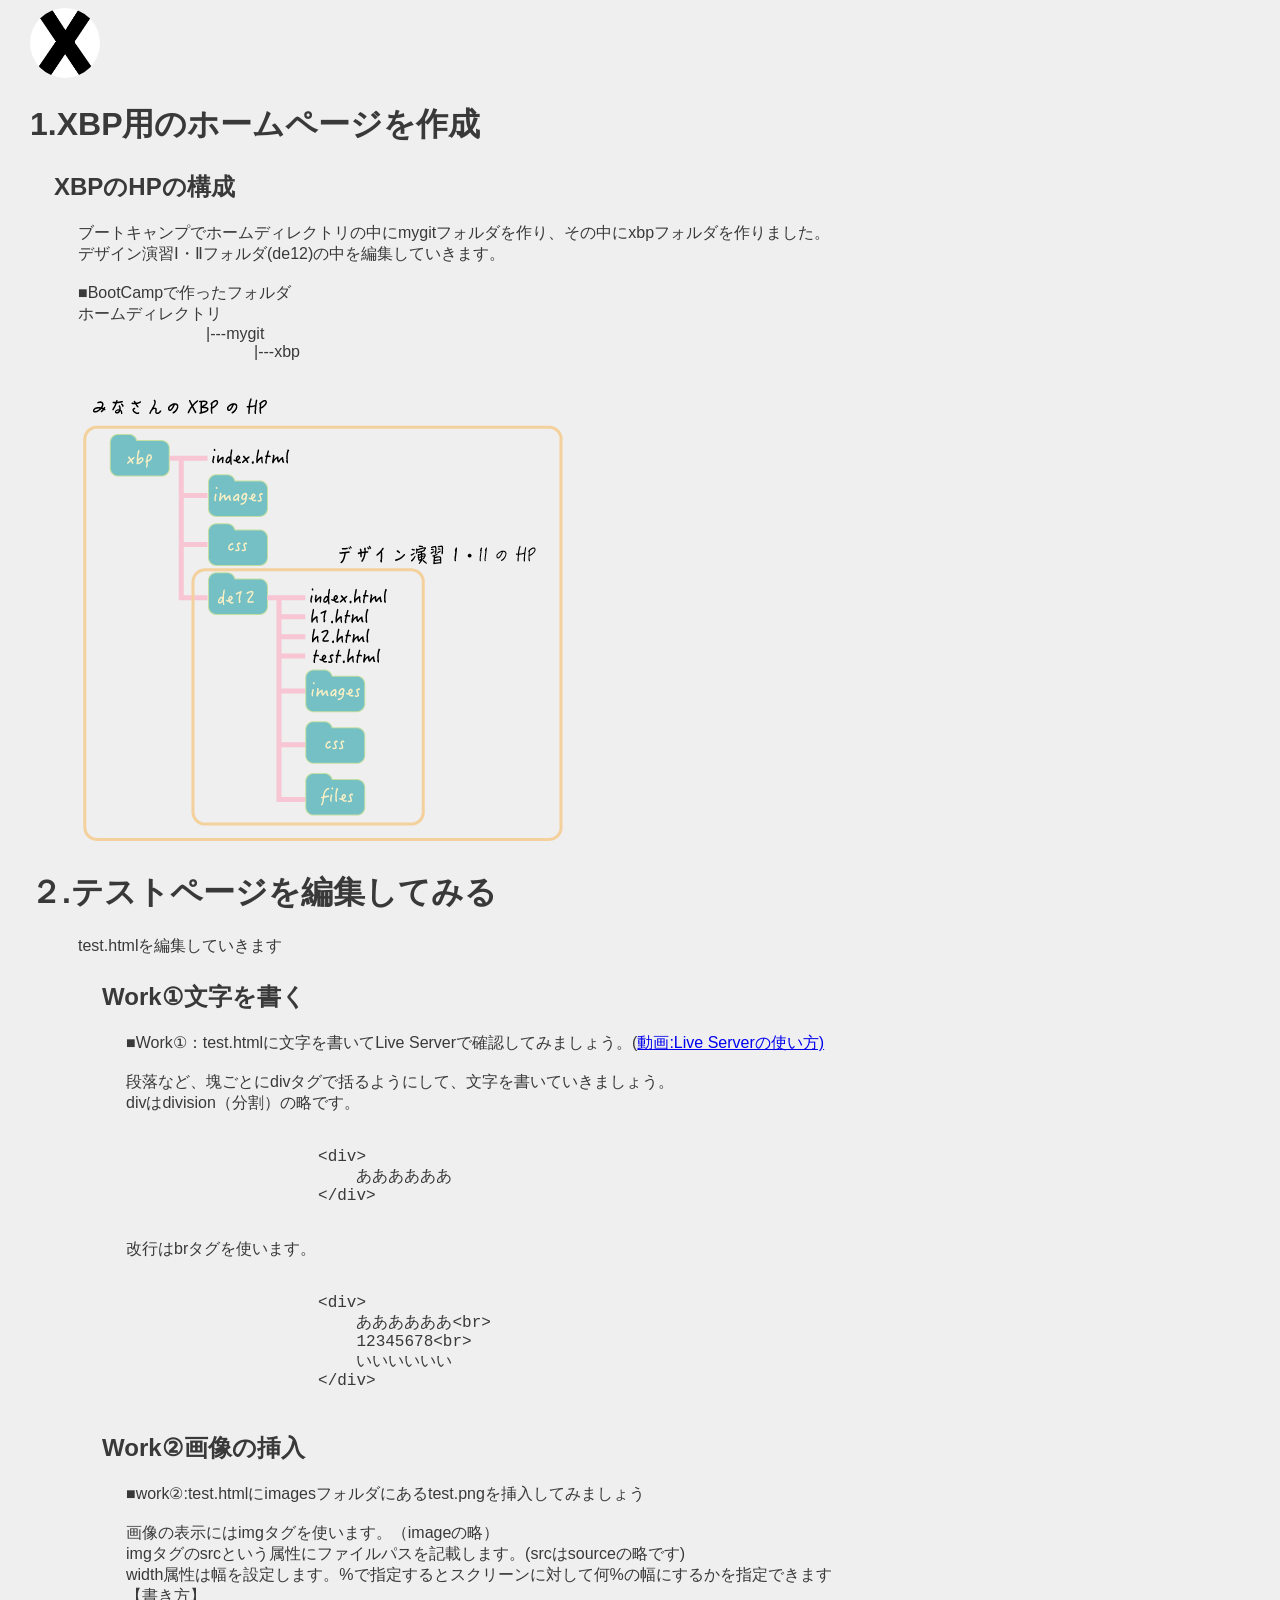
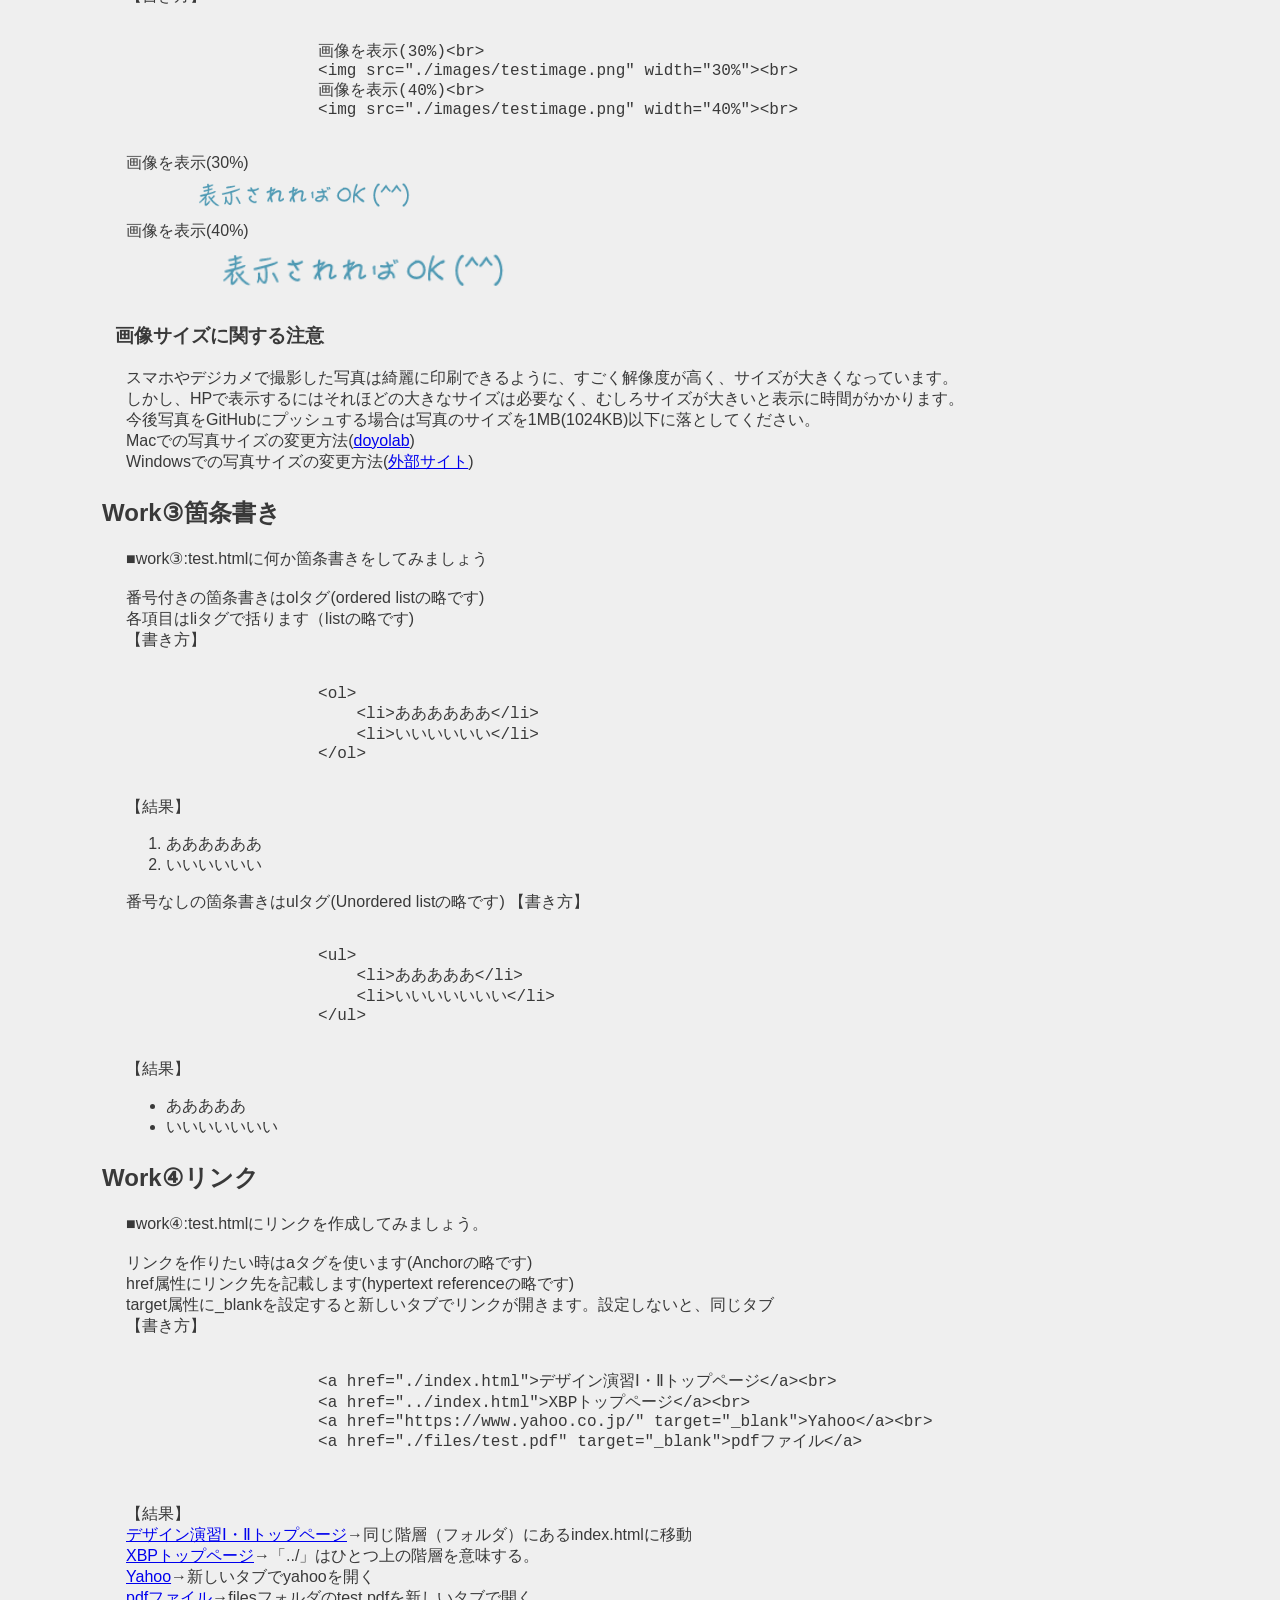
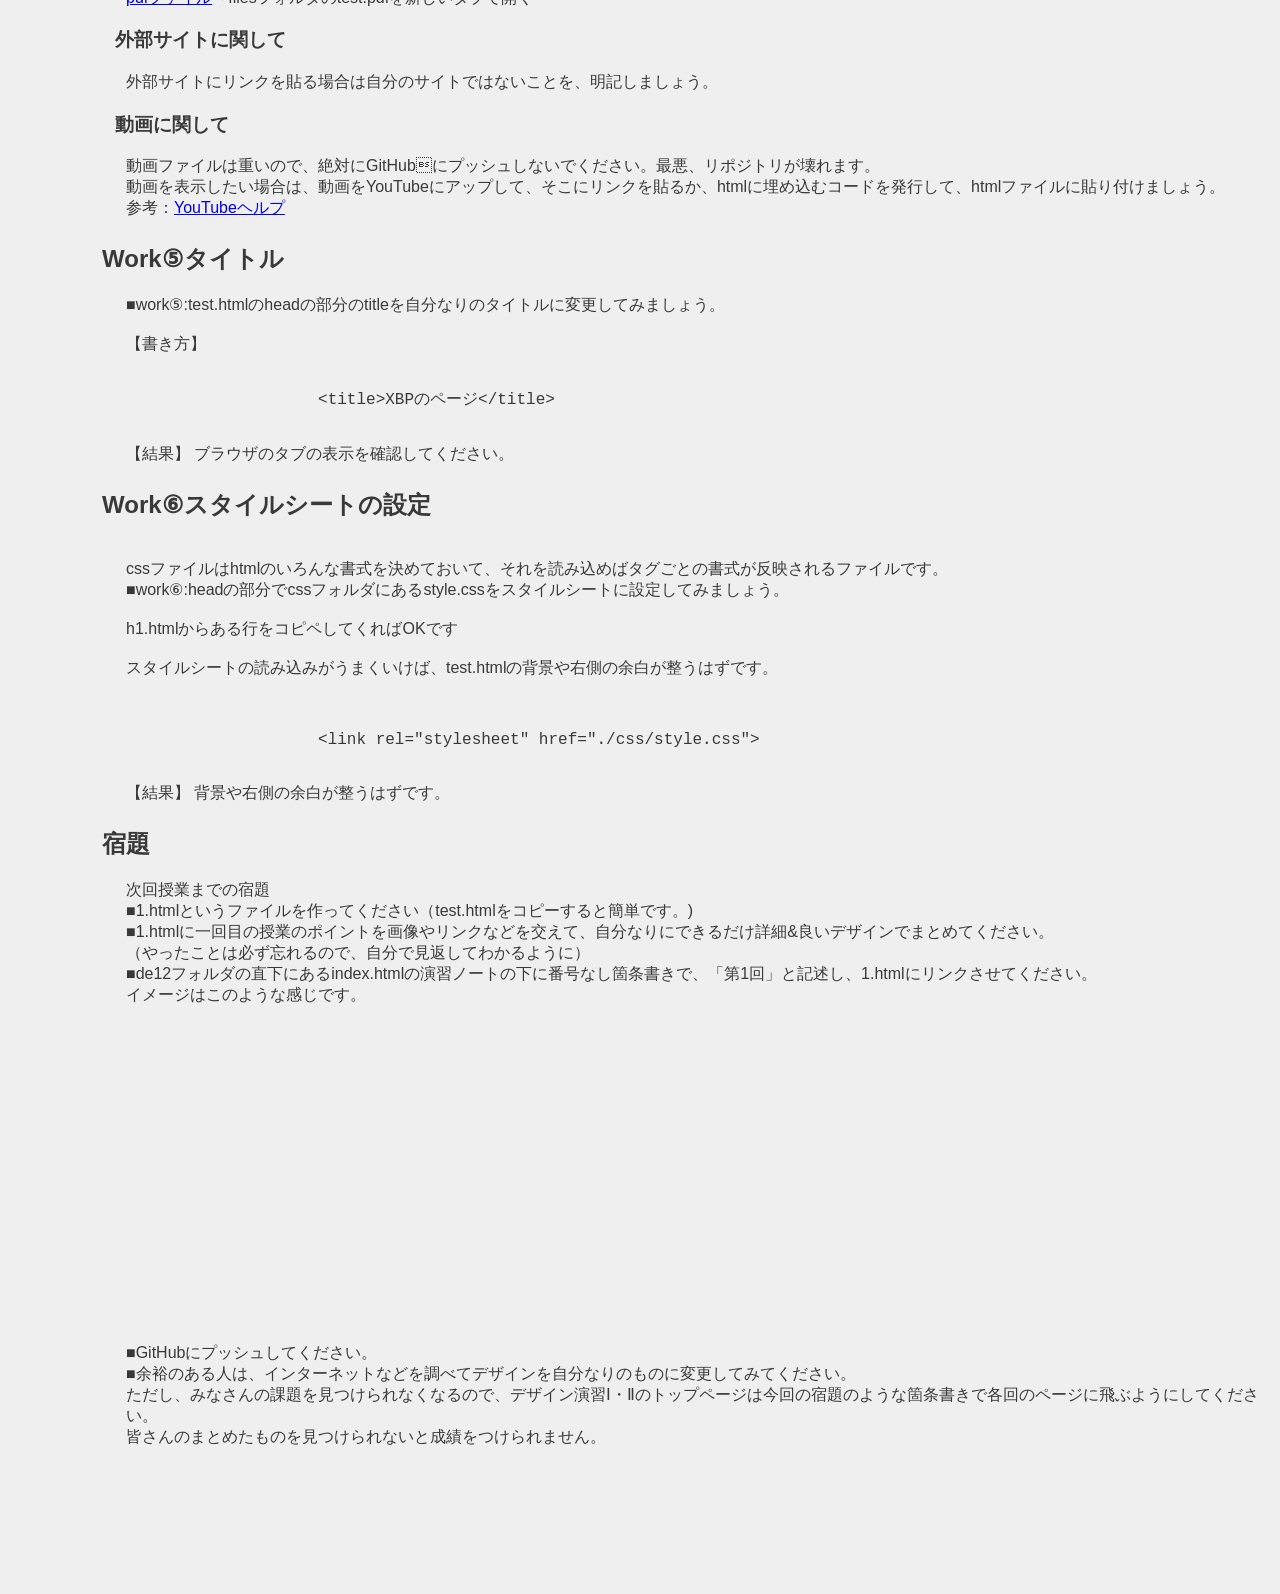
<file: de12/hp2.html>
<!DOCTYPE html>
<html lang="jp">
<head>
    <meta charset="UTF-8">
    <title>html_2</title>
    <link rel="stylesheet" href="./css/style.css">
    <link rel="shortcut icon" href="./images/xbp.ico">
</head>
<body>
    <logotohome>
    <a href="../index.html"><img src="./images/0_XBlogo.png" alt=""></a>
    </logotohome>

    
    <h1>1.XBP用のホームページを作成</h1>
        <h2>XBPのHPの構成</h2>
        <div>
            ブートキャンプでホームディレクトリの中にmygitフォルダを作り、その中にxbpフォルダを作りました。<br>
            デザイン演習Ⅰ・Ⅱフォルダ(de12)の中を編集していきます。<br><br>

            ■BootCampで作ったフォルダ<br>
            ホームディレクトリ<br>
            &emsp;&emsp;&emsp;&emsp;&emsp;&emsp;&emsp;&emsp;|---mygit<br>
            &emsp;&emsp;&emsp;&emsp;&emsp;&emsp;&emsp;&emsp;&emsp;&emsp;&emsp;|---xbp<br><br><br>
            
            
            <img src="images/samplefolder1.png">
                        
            
        </div>
       

    <h1>２.テストページを編集してみる</h1>
    <div>test.htmlを編集していきます
        <h2>Work①文字を書く</h2>
            <div>
                ■Work①：test.htmlに文字を書いてLive Serverで確認してみましょう。(<a href="https://youtu.be/DpFo8xBrLMc">動画:Live Serverの使い方)</a><br><br>
                段落など、塊ごとにdivタグで括るようにして、文字を書いていきましょう。<br>
                divはdivision（分割）の略です。<br>
                <xmp>
                    <div>
                        ああああああ
                    </div>
                </xmp>
                改行はbrタグを使います。
                <xmp>
                    <div>
                        ああああああ<br>
                        12345678<br>
                        いいいいいい
                    </div>
                </xmp>
            </div>
            <h2>Work②画像の挿入</h2>
            <div>
                ■work②:test.htmlにimagesフォルダにあるtest.pngを挿入してみましょう<br><br>
                画像の表示にはimgタグを使います。（imageの略）<br>
                imgタグのsrcという属性にファイルパスを記載します。(srcはsourceの略です)<br>
                width属性は幅を設定します。%で指定するとスクリーンに対して何%の幅にするかを指定できます<br>
                【書き方】
                <xmp>
                    画像を表示(30%)<br>
                    <img src="./images/testimage.png" width="30%"><br>
                    画像を表示(40%)<br>
                    <img src="./images/testimage.png" width="40%"><br>
                </xmp>

            </div>
            <div>
            画像を表示(30%)<br>
            <img src="./images/testimage.png" width="30%"><br>
            画像を表示(40%)<br>
            <img src="./images/testimage.png" width="40%"><br>
            
            </div>
            <h3>画像サイズに関する注意</h3>
            <diV>
                スマホやデジカメで撮影した写真は綺麗に印刷できるように、すごく解像度が高く、サイズが大きくなっています。<br>
                しかし、HPで表示するにはそれほどの大きなサイズは必要なく、むしろサイズが大きいと表示に時間がかかります。<br>
                今後写真をGitHubにプッシュする場合は写真のサイズを1MB(1024KB)以下に落としてください。<br>
                Macでの写真サイズの変更方法(<a href="https://doyodoyo.github.io/doyolab/03photomemo.html" target="_blank">doyolab</a>)<br>
                Windowsでの写真サイズの変更方法(<a href="https://office-hack.com/windows/windows10-image-resize/" target="_blank">外部サイト</a>)

            </diV>

            <h2>Work③箇条書き</h2>

            <div>
                ■work③:test.htmlに何か箇条書きをしてみましょう<br><br>
                番号付きの箇条書きはolタグ(ordered listの略です)<br>
                各項目はliタグで括ります（listの略です)<br>
                【書き方】
                <xmp>
                    <ol>
                        <li>ああああああ</li>
                        <li>いいいいいい</li>
                    </ol>
                </xmp>
                【結果】
                <ol>
                    <li>ああああああ</li>
                    <li>いいいいいい</li>
                </ol>
            </div>
            <div>
                番号なしの箇条書きはulタグ(Unordered listの略です)
                【書き方】
                <xmp>
                    <ul>
                        <li>あああああ</li>
                        <li>いいいいいいい</li>
                    </ul>
                </xmp>
                【結果】
                <ul>
                    <li>あああああ</li>
                    <li>いいいいいいい</li>
                </ul>

            </div>
            <h2>Work④リンク</h2>
            <div>
                ■work④:test.htmlにリンクを作成してみましょう。<br><br>
                リンクを作りたい時はaタグを使います(Anchorの略です)<br>
                href属性にリンク先を記載します(hypertext referenceの略です)<br>
                target属性に_blankを設定すると新しいタブでリンクが開きます。設定しないと、同じタブ<br>
                【書き方】
                <xmp>
                    <a href="./index.html">デザイン演習Ⅰ・Ⅱトップページ</a><br>
                    <a href="../index.html">XBPトップページ</a><br>
                    <a href="https://www.yahoo.co.jp/" target="_blank">Yahoo</a><br>
                    <a href="./files/test.pdf" target="_blank">pdfファイル</a>

                </xmp>
                【結果】<br>
                <a href="./index.html">デザイン演習Ⅰ・Ⅱトップページ</a>→同じ階層（フォルダ）にあるindex.htmlに移動<br>
                <a href="../index.html">XBPトップページ</a>→「../」はひとつ上の階層を意味する。<br>
                <a href="https://www.yahoo.co.jp/" target="_blank">Yahoo</a>→新しいタブでyahooを開く<br>
                <a href="./files/test.pdf" target="_blank">pdfファイル</a>→filesフォルダのtest.pdfを新しいタブで開く<br>
            </div>
            <h3>外部サイトに関して</h3>
            <div>
                外部サイトにリンクを貼る場合は自分のサイトではないことを、明記しましょう。
            </div>
            <h3>動画に関して</h3>
            <div>
            動画ファイルは重いので、絶対にGitHubにプッシュしないでください。最悪、リポジトリが壊れます。<br>
            動画を表示したい場合は、動画をYouTubeにアップして、そこにリンクを貼るか、htmlに埋め込むコードを発行して、htmlファイルに貼り付けましょう。<br>
            参考：<a href="https://support.google.com/youtube/answer/171780?hl=ja" target="_blank">YouTubeヘルプ</a>
            </div>
            <h2>Work⑤タイトル</h2>
            <div>
                ■work⑤:test.htmlのheadの部分のtitleを自分なりのタイトルに変更してみましょう。<br><br>
                【書き方】
                <xmp>
                    <title>XBPのページ</title>
                </xmp>
                【結果】
                ブラウザのタブの表示を確認してください。
            </div>

            <h2>Work⑥スタイルシートの設定</h2>
            <div>
                <br>cssファイルはhtmlのいろんな書式を決めておいて、それを読み込めばタグごとの書式が反映されるファイルです。<br>
                ■work⑥:headの部分でcssフォルダにあるstyle.cssをスタイルシートに設定してみましょう。<br><br>
                h1.htmlからある行をコピペしてくればOKです<br>
                
                <br>スタイルシートの読み込みがうまくいけば、test.htmlの背景や右側の余白が整うはずです。
                <br><br>
                <xmp>
                    <link rel="stylesheet" href="./css/style.css">
                </xmp>
                【結果】
                背景や右側の余白が整うはずです。
            </div>

            <h2>宿題</h2>
            <div>
                次回授業までの宿題<br>
                ■1.htmlというファイルを作ってください（test.htmlをコピーすると簡単です。)<br>
                ■1.htmlに一回目の授業のポイントを画像やリンクなどを交えて、自分なりにできるだけ詳細&良いデザインでまとめてください。<br>
                （やったことは必ず忘れるので、自分で見返してわかるように）<br>
                ■de12フォルダの直下にあるindex.htmlの演習ノートの下に番号なし箇条書きで、「第1回」と記述し、1.htmlにリンクさせてください。<br>
                
                イメージはこのような感じです。<br>
                <iframe width="560" height="315" src="https://www.youtube.com/embed/QmtEP_GOFp0" title="YouTube video player" frameborder="0" allow="accelerometer; autoplay; clipboard-write; encrypted-media; gyroscope; picture-in-picture" allowfullscreen></iframe>
                <br><br>
                ■GitHubにプッシュしてください。<br>

                ■余裕のある人は、インターネットなどを調べてデザインを自分なりのものに変更してみてください。<br>
                ただし、みなさんの課題を見つけられなくなるので、デザイン演習Ⅰ・Ⅱのトップページは今回の宿題のような箇条書きで各回のページに飛ぶようにしてください。<br>
                皆さんのまとめたものを見つけられないと成績をつけられません。
            </div>

    </div>
    
<br>
<br>


</body>
</html>
</file>
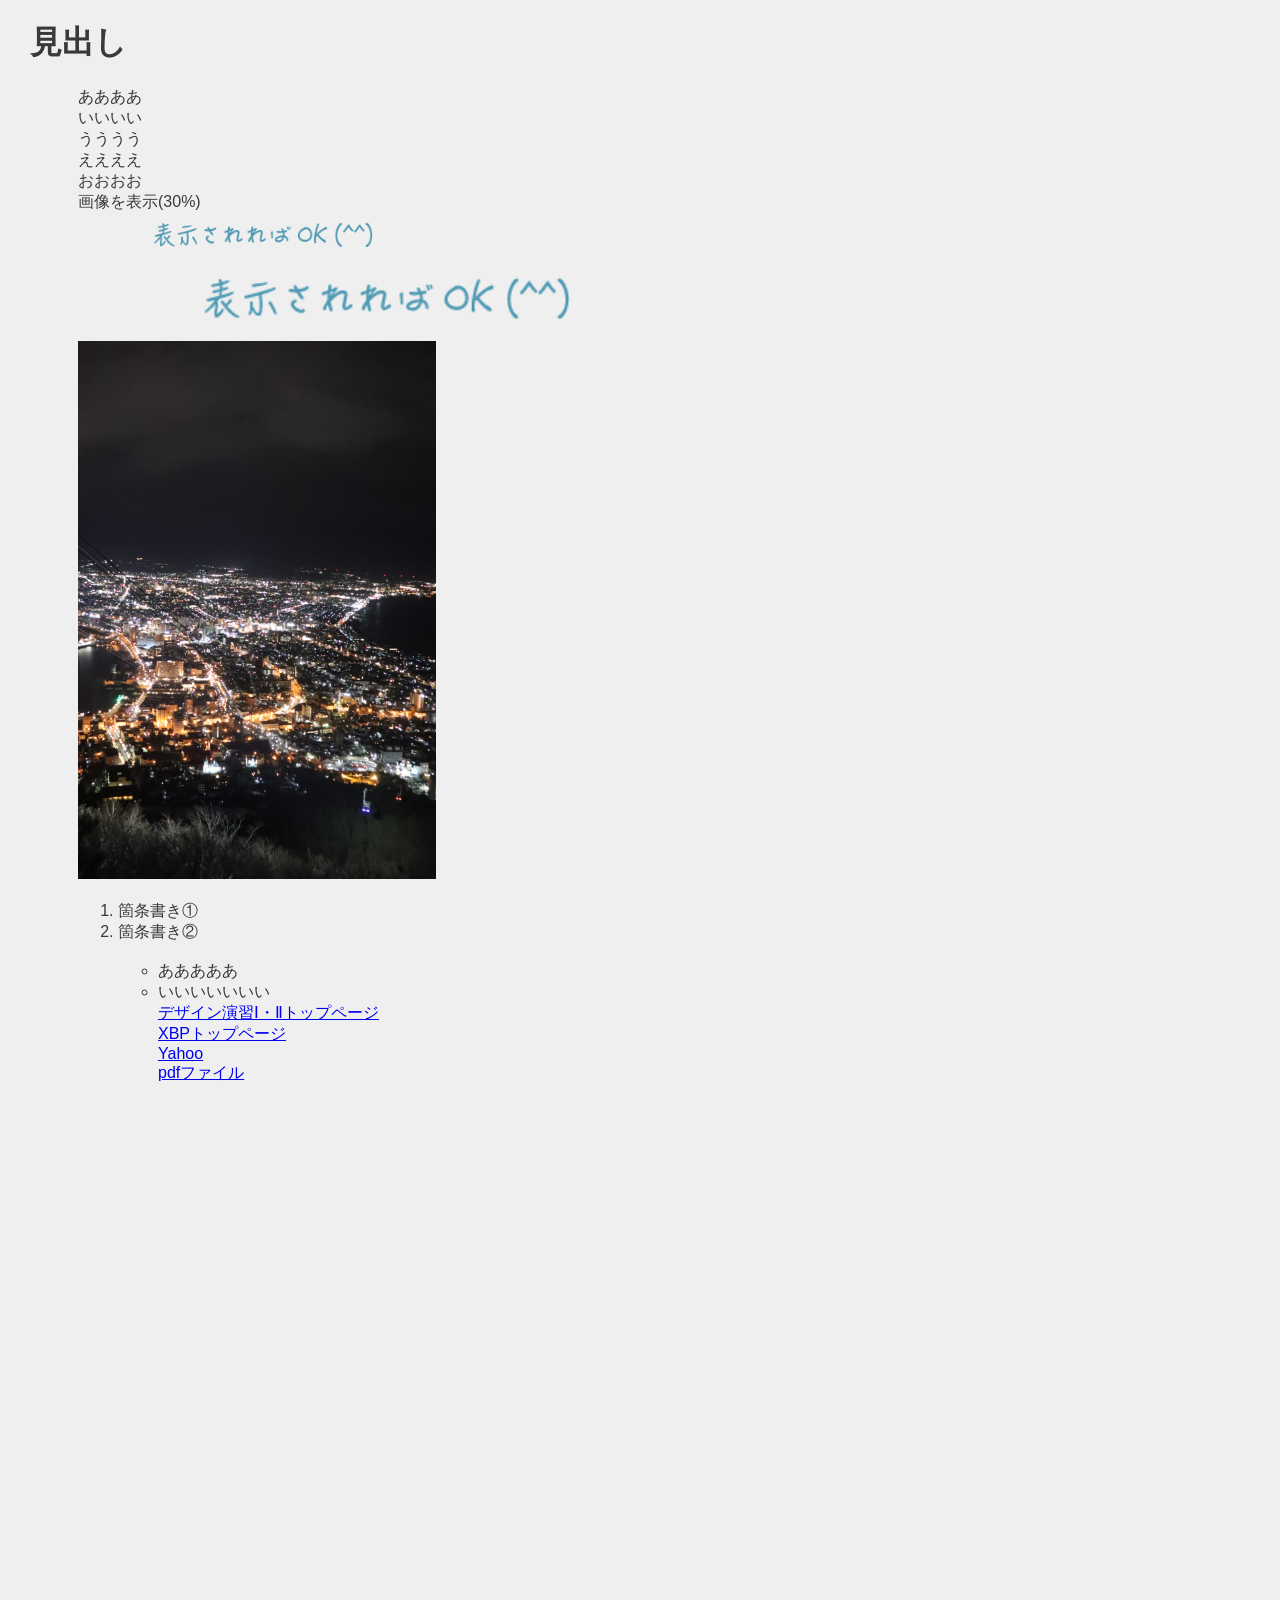
<file: de12/test.html>
<!DOCTYPE html>
<html lang="jp">
<head>
    <!-- ⑥↓タイトルを変えてみよう -->
    <title>あおいのテストページ</title>
    <!-- ⑤スタイルシートの設定をしよう -->
    <!-- h1.htmlからある行をコピペしてくればOK -->
    <link rel="stylesheet" href="./css/style.css">
</head>
<body>
    <h1>見出し</h1>
    <!-- 塊ごとにdivタグで区切るようにしましょう。 -->
    <div>
         <!-- ①に文字を書いてみよう -->
ああああ<br>
いいいい<br>
うううう<br>
ええええ<br>
おおおお<br>

         <!-- ②↓に画像（imagesフォルダにあるtest.png）を挿入してみよう -->
画像を表示(30%) <br>
    <img src="./images/testimage.png" width="30%"><br>
    <img src="./images/testimage.png" width="50%"><br>
    <img src="./images/IMG_5985.JPG" width="30%">

            <!-- ③↓に箇条書きをしてみよう -->
　　<ol>
                        <li>箇条書き①</li>
                        <li>箇条書き②</li><br>

                    
                    <ul>
                        <li>あああああ</li>
                        <li>いいいいいいい</li>
                    
         <!-- ④↓に外部リンクを作ってみよう -->
<a href="./index.html">デザイン演習Ⅰ・Ⅱトップページ</a><br>
<a href="../index.html">XBPトップページ</a><br>
<a href="htpps://www.yahoo.co.jp/" target="_blank">Yahoo</a><br>
<a href="./files/test.pdf" target="_blank">pdfファイル</a><br>

<iframe width="560" height="315" src="https://www.youtube.com/embed/7zBeQezaz4U?si=Sr6hrtvLjU_uj2M3" title="YouTube video player" frameborder="0" allow="accelerometer; autoplay; clipboard-write; encrypted-media; gyroscope; picture-in-picture; web-share" referrerpolicy="strict-origin-when-cross-origin" allowfullscreen></iframe><br>
<iframe width="560" height="315" src="https://www.youtube.com/embed/fztjSTtXutg?si=tiXeag7CaHZeUuGn" title="YouTube video player" frameborder="0" allow="accelerometer; autoplay; clipboard-write; encrypted-media; gyroscope; picture-in-picture; web-share" referrerpolicy="strict-origin-when-cross-origin" allowfullscreen></iframe><br>
    </div>
     

</body>
</html>
</file>
<file: css/style.css>
@charset "utf-8";
/* 冒頭でimport */
@import url('https://fonts.googleapis.com/css?family=Raleway:700&display=swap');
@import url('https://fonts.googleapis.com/css?family=M+PLUS+Rounded+1c:400,700&display=swap&subset=japanese');
/* フォントを指定したいところで */

logo img{
    border-radius: 50%;
    width: 150px;
    height: 150px;
    object-fit: cover; /* 画像のトリミング */
}

logotohome img{
    border-radius: 70%;
    width: 70px;
    height: 70px;
    object-fit: cover; /* 画像のトリミング */
}



/* ========== common ========== */
html, body {
	font-size: 16px;
	font-family: sans-serif;
	color: #393939;
    margin-left: 15px;
    margin-bottom: 40px;
	background: #efefef;
}
h1{
    text-indent: 0em;
}
h2{
    margin-left: 1em;
    margin-top: 1em;
}
h3{
    margin-left: 2em;
}
div{
    margin-top: 1em;
    margin-left: 3em;
}
p{
    margin-left: 3em;
}
span.blackback{
    text-indent: 3em;
    background: #393939;
    color: #efefef;
}
</file>
<file: de12/css/style.css>
@charset "utf-8";
/* 冒頭でimport */
@import url('https://fonts.googleapis.com/css?family=Raleway:700&display=swap');
@import url('https://fonts.googleapis.com/css?family=M+PLUS+Rounded+1c:400,700&display=swap&subset=japanese');
/* フォントを指定したいところで */

logo img{
    border-radius: 50%;
    width: 150px;
    height: 150px;
    object-fit: cover; /* 画像のトリミング */
}

logotohome img{
    border-radius: 70%;
    width: 70px;
    height: 70px;
    object-fit: cover; /* 画像のトリミング */
}



/* ========== common ========== */
html, body {
	font-size: 16px;
	font-family: sans-serif;
	color: #393939;
    margin-left: 15px;
    margin-bottom: 40px;
	background: #efefef;
}
h1{
    text-indent: 0em;
}
h2{
    margin-left: 1em;
    margin-top: 1em;
}
h3{
    margin-left: 2em;
}
div{
    margin-top: 1em;
    margin-left: 3em;
}
p{
    margin-left: 3em;
}
span.blackback{
    text-indent: 3em;
    background: #393939;
    color: #efefef;
}
</file>
